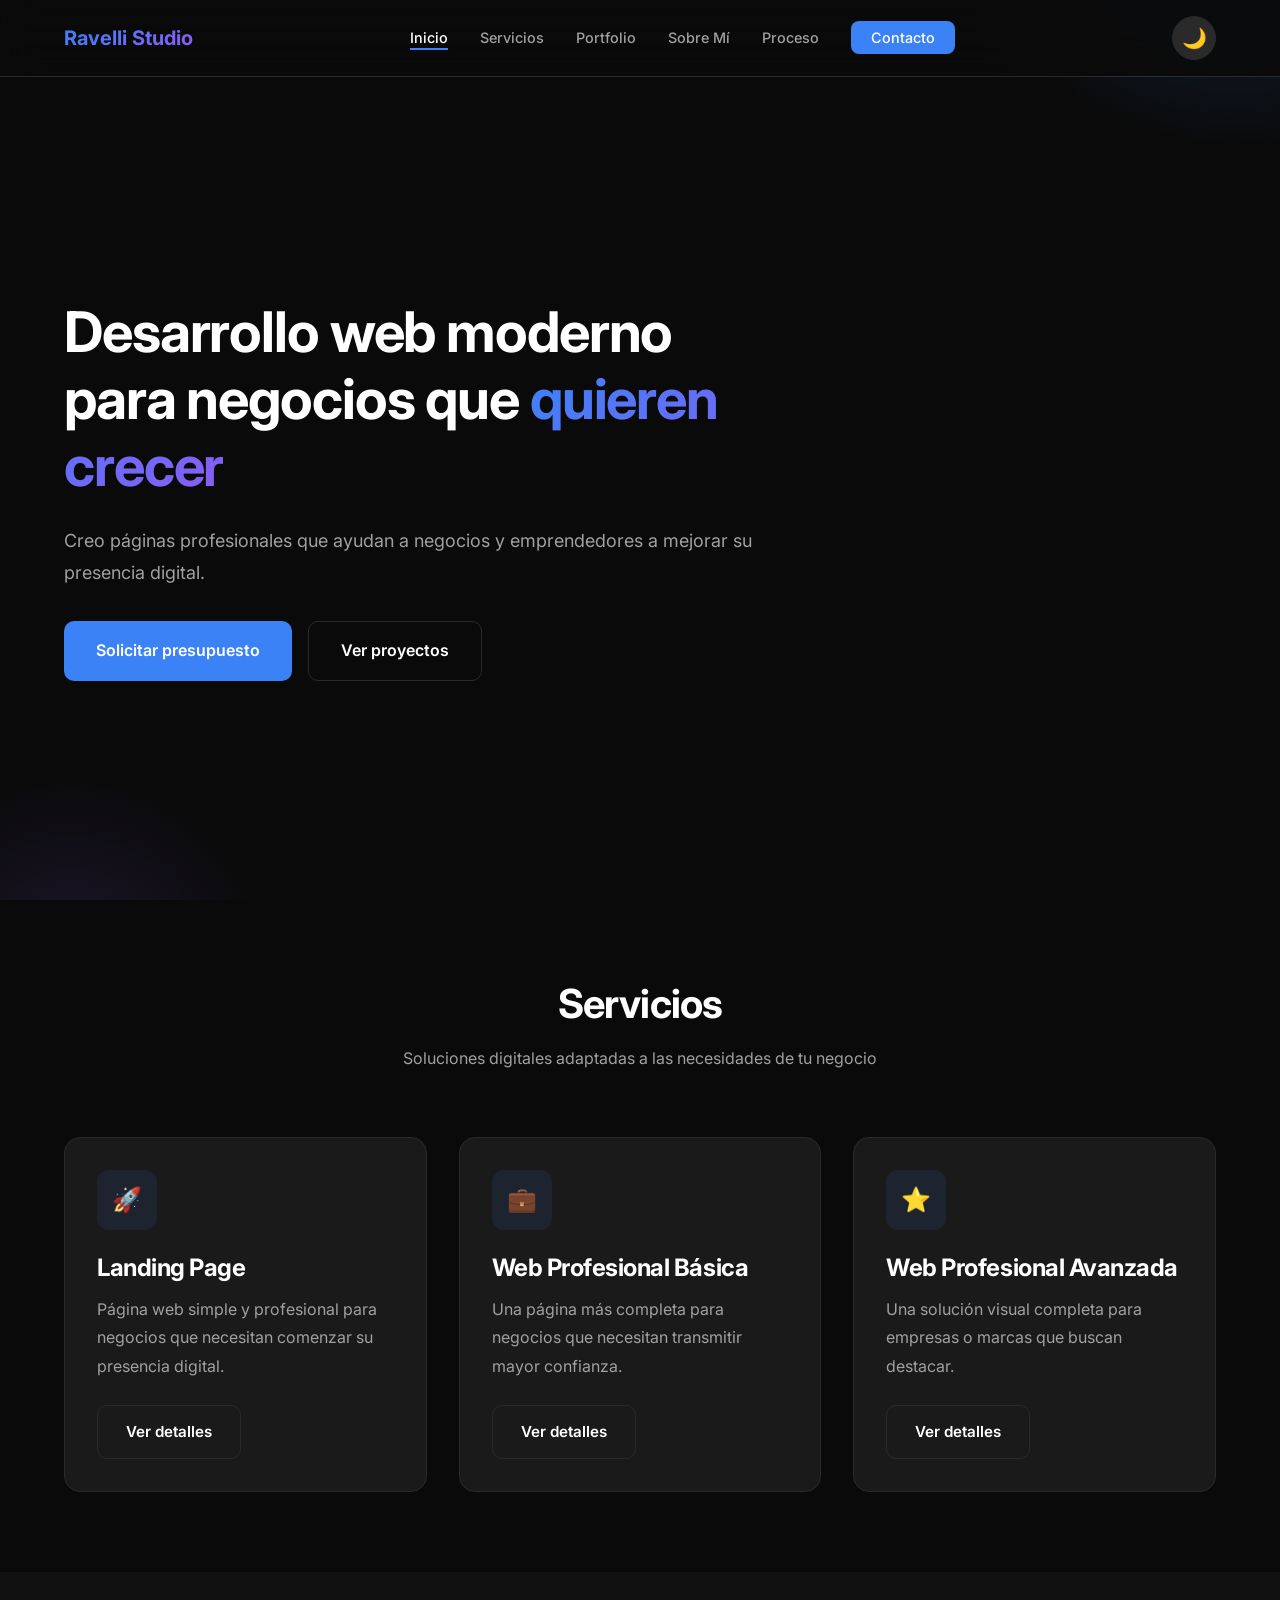
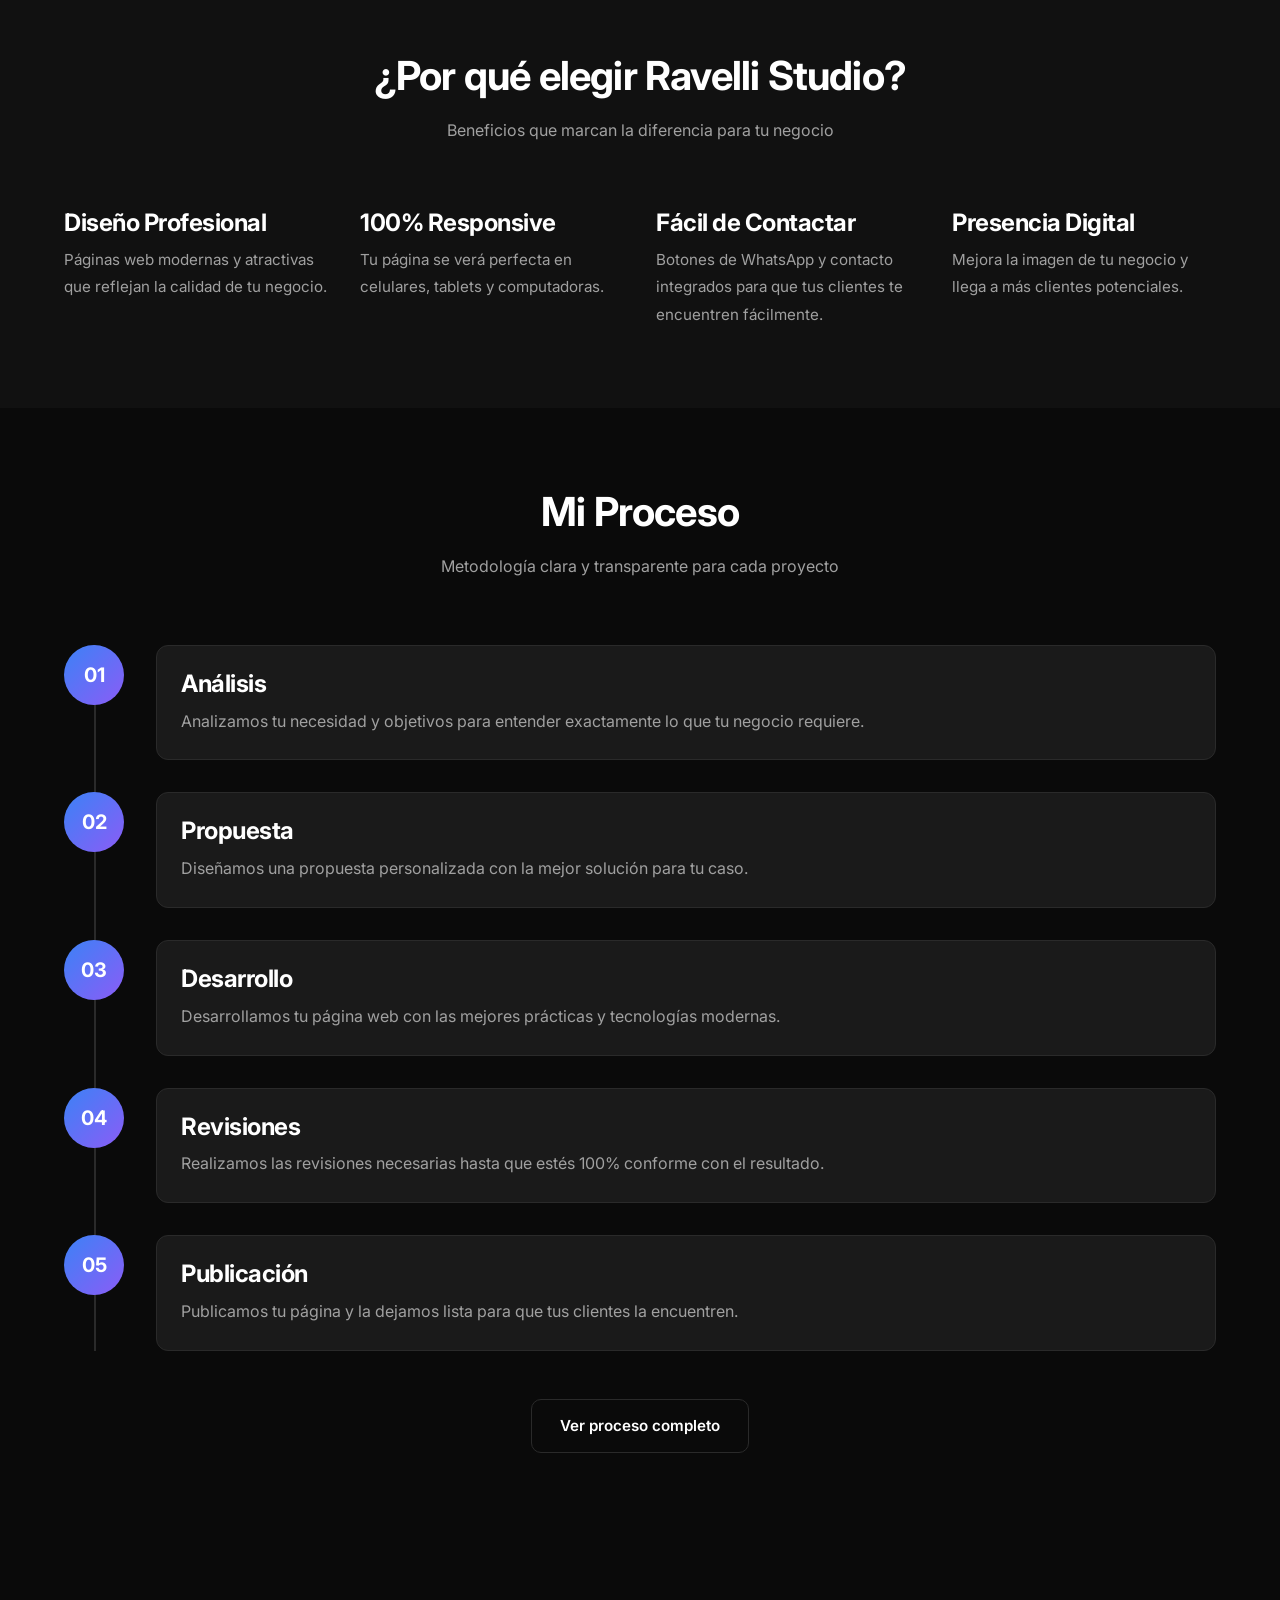
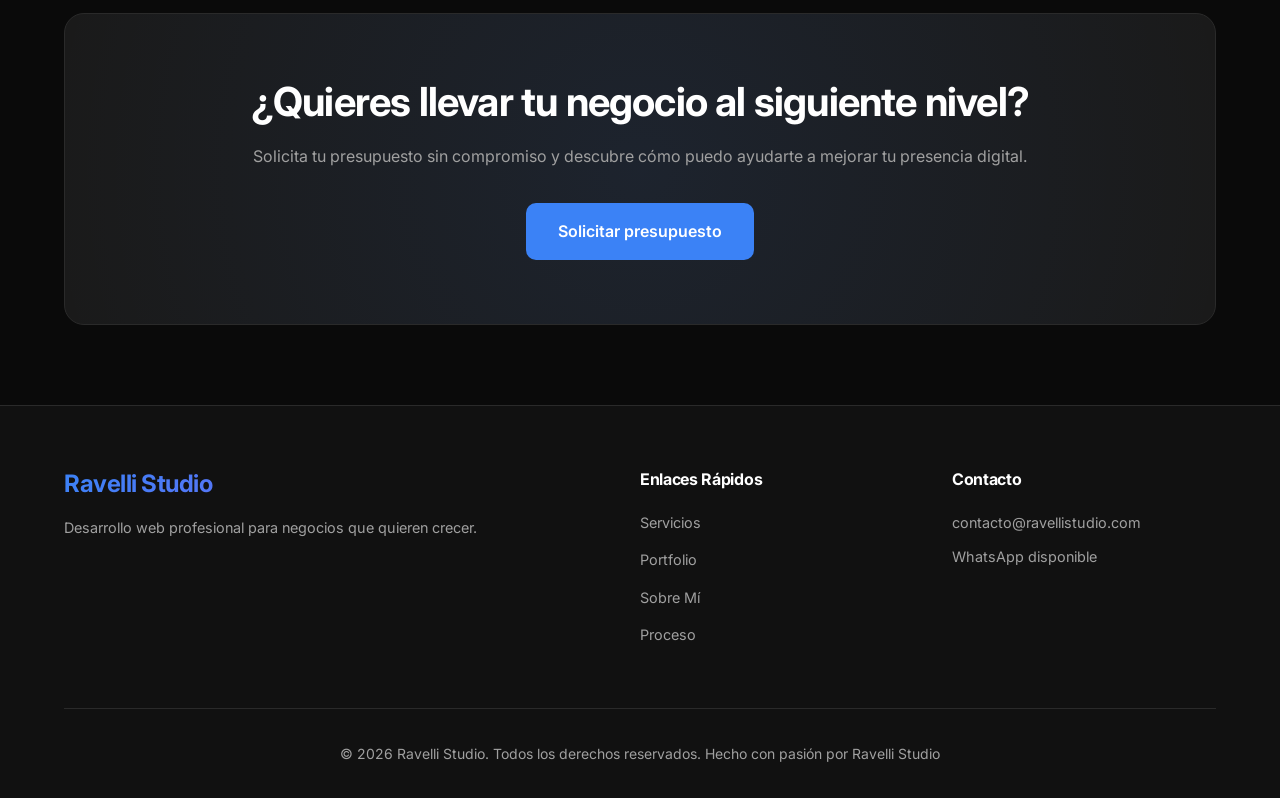
<file: index.html>
<!DOCTYPE html>
<html lang="es">
<head>
  <meta charset="UTF-8">
  <meta name="viewport" content="width=device-width, initial-scale=1.0">
  <meta name="description" content="Ravelli Studio - Desarrollo web profesional para negocios que quieren crecer. Landing pages, páginas web y soluciones digitales.">
  <meta name="keywords" content="desarrollo web, landing page, página web profesional, presencia digital, freelance">
  <meta name="author" content="Ignacio Ravelli">
  <meta name="robots" content="index, follow">
  
  <!-- Open Graph -->
  <meta property="og:title" content="Ravelli Studio - Desarrollo Web y Soluciones Digitales">
  <meta property="og:description" content="Creo páginas profesionales que ayudan a negocios y emprendedores a mejorar su presencia digital.">
  <meta property="og:type" content="website">
  <meta property="og:locale" content="es_ES">
  
  <title>Ravelli Studio - Desarrollo Web y Soluciones Digitales</title>
  
  <!-- Fonts -->
  <link rel="preconnect" href="https://fonts.googleapis.com">
  <link rel="preconnect" href="https://fonts.gstatic.com" crossorigin>
  <link href="https://fonts.googleapis.com/css2?family=Inter:wght@400;500;600;700&display=swap" rel="stylesheet">
  
  <!-- Styles -->
  <link rel="stylesheet" href="css/style.css">
</head>
<body>
  <!-- Navigation -->
  <nav class="navbar">
    <div class="container">
      <a href="index.html" class="navbar-brand">Ravelli Studio</a>
      <button class="menu-toggle" aria-label="Menú">
        <span></span>
        <span></span>
        <span></span>
      </button>
      <ul class="navbar-nav">
        <li><a href="index.html" class="active">Inicio</a></li>
        <li><a href="pages/servicios.html">Servicios</a></li>
        <li><a href="pages/portfolio.html">Portfolio</a></li>
        <li><a href="pages/sobre-mi.html">Sobre Mí</a></li>
        <li><a href="pages/proceso.html">Proceso</a></li>
        <li><a href="pages/contacto.html" class="navbar-cta">Contacto</a></li>
      </ul>
      <button class="theme-toggle" aria-label="Cambiar tema">
        <span class="icon-moon">🌙</span>
        <span class="icon-sun">☀️</span>
      </button>
    </div>
  </nav>

  <!-- Hero Section -->
  <section class="hero">
    <div class="container">
      <div class="hero-content">
        <h1>Desarrollo web moderno para negocios que <span>quieren crecer</span></h1>
        <p>Creo páginas profesionales que ayudan a negocios y emprendedores a mejorar su presencia digital.</p>
        <div class="hero-buttons">
          <a href="pages/contacto.html" class="btn btn-primary btn-large">Solicitar presupuesto</a>
          <a href="pages/portfolio.html" class="btn btn-secondary btn-large">Ver proyectos</a>
        </div>
      </div>
    </div>
  </section>

  <!-- Services Preview -->
  <section class="section">
    <div class="container">
      <div class="section-header reveal">
        <h2>Servicios</h2>
        <p>Soluciones digitales adaptadas a las necesidades de tu negocio</p>
      </div>
      <div style="display: grid; grid-template-columns: repeat(auto-fit, minmax(300px, 1fr)); gap: 2rem;">
        <div class="card reveal">
          <div class="card-icon">🚀</div>
          <h3>Landing Page</h3>
          <p>Página web simple y profesional para negocios que necesitan comenzar su presencia digital.</p>
          <a href="pages/servicios.html" class="btn btn-secondary">Ver detalles</a>
        </div>
        <div class="card reveal">
          <div class="card-icon">💼</div>
          <h3>Web Profesional Básica</h3>
          <p>Una página más completa para negocios que necesitan transmitir mayor confianza.</p>
          <a href="pages/servicios.html" class="btn btn-secondary">Ver detalles</a>
        </div>
        <div class="card reveal">
          <div class="card-icon">⭐</div>
          <h3>Web Profesional Avanzada</h3>
          <p>Una solución visual completa para empresas o marcas que buscan destacar.</p>
          <a href="pages/servicios.html" class="btn btn-secondary">Ver detalles</a>
        </div>
      </div>
    </div>
  </section>

  <!-- Benefits Section -->
  <section class="section" style="background: var(--bg-secondary);">
    <div class="container">
      <div class="section-header reveal">
        <h2>¿Por qué elegir Ravelli Studio?</h2>
        <p>Beneficios que marcan la diferencia para tu negocio</p>
      </div>
      <div style="display: grid; grid-template-columns: repeat(auto-fit, minmax(250px, 1fr)); gap: 2rem;">
        <div class="reveal">
          <h3 style="margin-bottom: 0.5rem;">Diseño Profesional</h3>
          <p style="font-size: 0.95rem;">Páginas web modernas y atractivas que reflejan la calidad de tu negocio.</p>
        </div>
        <div class="reveal">
          <h3 style="margin-bottom: 0.5rem;">100% Responsive</h3>
          <p style="font-size: 0.95rem;">Tu página se verá perfecta en celulares, tablets y computadoras.</p>
        </div>
        <div class="reveal">
          <h3 style="margin-bottom: 0.5rem;">Fácil de Contactar</h3>
          <p style="font-size: 0.95rem;">Botones de WhatsApp y contacto integrados para que tus clientes te encuentren fácilmente.</p>
        </div>
        <div class="reveal">
          <h3 style="margin-bottom: 0.5rem;">Presencia Digital</h3>
          <p style="font-size: 0.95rem;">Mejora la imagen de tu negocio y llega a más clientes potenciales.</p>
        </div>
      </div>
    </div>
  </section>

  <!-- Process Preview -->
  <section class="section">
    <div class="container">
      <div class="section-header reveal">
        <h2>Mi Proceso</h2>
        <p>Metodología clara y transparente para cada proyecto</p>
      </div>
      <div class="process-steps">
        <div class="process-step reveal">
          <div class="step-number">01</div>
          <div class="step-content">
            <h3>Análisis</h3>
            <p>Analizamos tu necesidad y objetivos para entender exactamente lo que tu negocio requiere.</p>
          </div>
        </div>
        <div class="process-step reveal">
          <div class="step-number">02</div>
          <div class="step-content">
            <h3>Propuesta</h3>
            <p>Diseñamos una propuesta personalizada con la mejor solución para tu caso.</p>
          </div>
        </div>
        <div class="process-step reveal">
          <div class="step-number">03</div>
          <div class="step-content">
            <h3>Desarrollo</h3>
            <p>Desarrollamos tu página web con las mejores prácticas y tecnologías modernas.</p>
          </div>
        </div>
        <div class="process-step reveal">
          <div class="step-number">04</div>
          <div class="step-content">
            <h3>Revisiones</h3>
            <p>Realizamos las revisiones necesarias hasta que estés 100% conforme con el resultado.</p>
          </div>
        </div>
        <div class="process-step reveal">
          <div class="step-number">05</div>
          <div class="step-content">
            <h3>Publicación</h3>
            <p>Publicamos tu página y la dejamos lista para que tus clientes la encuentren.</p>
          </div>
        </div>
      </div>
      <div class="text-center" style="margin-top: 3rem;">
        <a href="pages/proceso.html" class="btn btn-secondary">Ver proceso completo</a>
      </div>
    </div>
  </section>

  <!-- CTA Final -->
  <section class="section">
    <div class="container">
      <div class="cta-final reveal">
        <h2>¿Quieres llevar tu negocio al siguiente nivel?</h2>
        <p>Solicita tu presupuesto sin compromiso y descubre cómo puedo ayudarte a mejorar tu presencia digital.</p>
        <a href="pages/contacto.html" class="btn btn-primary btn-large">Solicitar presupuesto</a>
      </div>
    </div>
  </section>

  <!-- Footer -->
  <footer class="footer">
    <div class="container">
      <div class="footer-grid">
        <div class="footer-brand">
          <h3>Ravelli Studio</h3>
          <p>Desarrollo web profesional para negocios que quieren crecer.</p>
        </div>
        <div class="footer-links">
          <h4>Enlaces Rápidos</h4>
          <ul>
            <li><a href="pages/servicios.html">Servicios</a></li>
            <li><a href="pages/portfolio.html">Portfolio</a></li>
            <li><a href="pages/sobre-mi.html">Sobre Mí</a></li>
            <li><a href="pages/proceso.html">Proceso</a></li>
          </ul>
        </div>
        <div class="footer-contact">
          <h4>Contacto</h4>
          <p>contacto@ravellistudio.com</p>
          <p>WhatsApp disponible</p>
        </div>
      </div>
      <div class="footer-bottom">
        <p>&copy; 2026 Ravelli Studio. Todos los derechos reservados. Hecho con pasión por Ravelli Studio</p>
      </div>
    </div>
  </footer>

  <script src="js/main.js"></script>
</body>
</html>
</file>
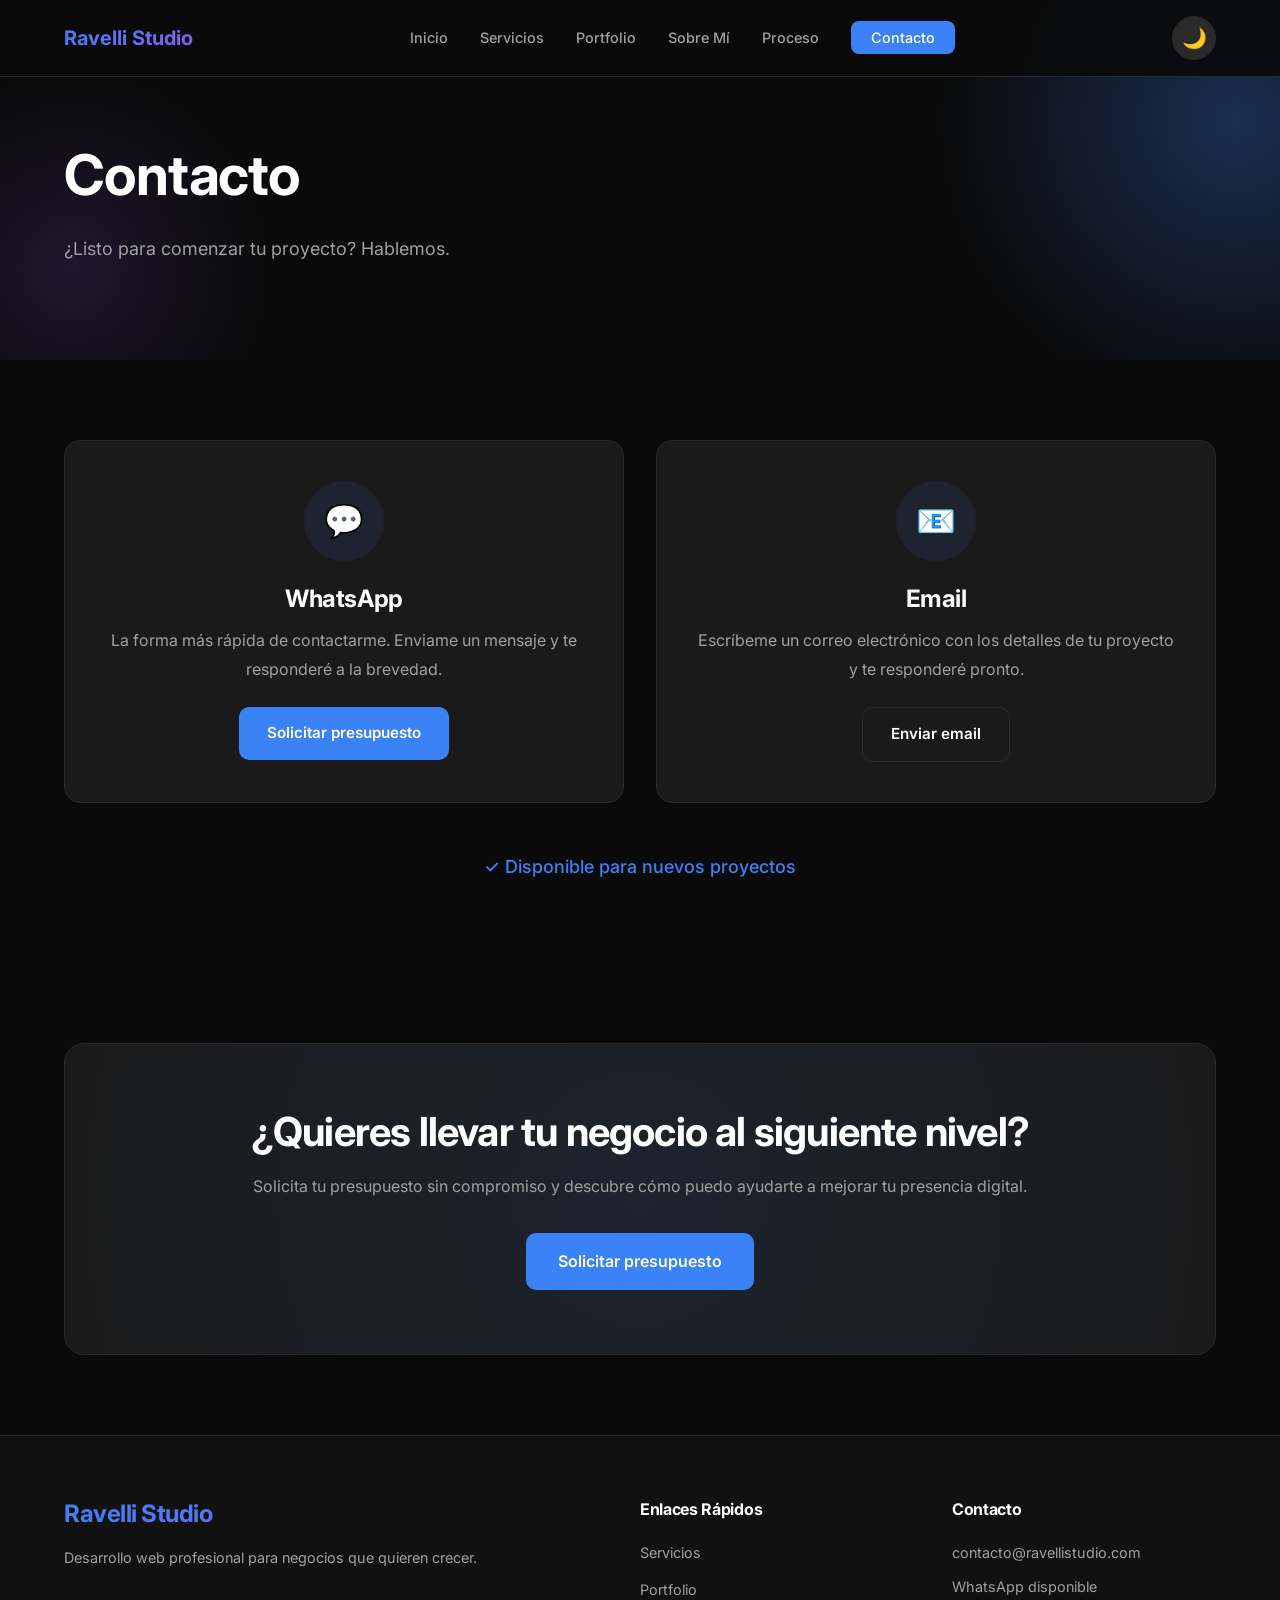
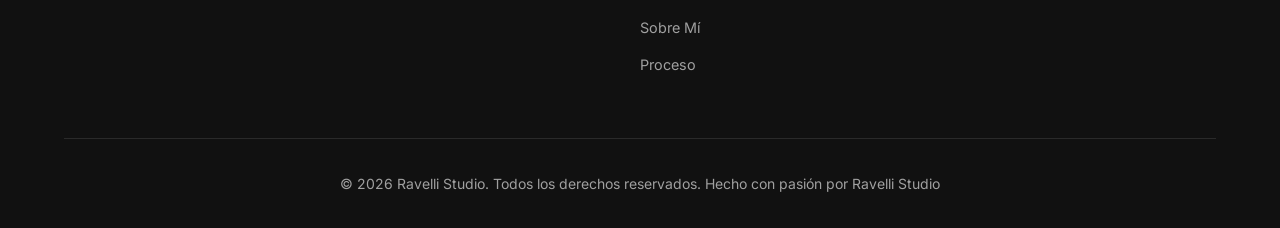
<file: pages/contacto.html>
<!DOCTYPE html>
<html lang="es">
<head>
  <meta charset="UTF-8">
  <meta name="viewport" content="width=device-width, initial-scale=1.0">
  <meta name="description" content="Contacta con Ravelli Studio - Solicita tu presupuesto para desarrollo web profesional.">
  <meta name="keywords" content="contacto, presupuesto desarrollo web, WhatsApp, email">
  <meta name="author" content="Ignacio Ravelli">
  
  <title>Contacto - Ravelli Studio</title>
  
  <link rel="preconnect" href="https://fonts.googleapis.com">
  <link rel="preconnect" href="https://fonts.gstatic.com" crossorigin>
  <link href="https://fonts.googleapis.com/css2?family=Inter:wght@400;500;600;700&display=swap" rel="stylesheet">
  
  <link rel="stylesheet" href="../css/style.css">
</head>
<body>
  <!-- Navigation -->
  <nav class="navbar">
    <div class="container">
      <a href="../index.html" class="navbar-brand">Ravelli Studio</a>
      <button class="menu-toggle" aria-label="Menú">
        <span></span>
        <span></span>
        <span></span>
      </button>
      <ul class="navbar-nav">
        <li><a href="../index.html">Inicio</a></li>
        <li><a href="servicios.html">Servicios</a></li>
        <li><a href="portfolio.html">Portfolio</a></li>
        <li><a href="sobre-mi.html">Sobre Mí</a></li>
        <li><a href="proceso.html">Proceso</a></li>
        <li><a href="contacto.html" class="navbar-cta active">Contacto</a></li>
      </ul>
      <button class="theme-toggle" aria-label="Cambiar tema">
        <span class="icon-moon">🌙</span>
        <span class="icon-sun">☀️</span>
      </button>
    </div>
  </nav>

  <!-- Page Header -->
  <section class="hero" style="min-height: 40vh;">
    <div class="container">
      <div class="hero-content">
        <h1>Contacto</h1>
        <p>¿Listo para comenzar tu proyecto? Hablemos.</p>
      </div>
    </div>
  </section>

  <!-- Contact Section -->
  <section class="section">
    <div class="container">
      <div class="contact-grid">
        <!-- WhatsApp Card -->
        <div class="contact-card reveal">
          <div class="contact-icon">💬</div>
          <h3>WhatsApp</h3>
          <p>La forma más rápida de contactarme. Enviame un mensaje y te responderé a la brevedad.</p>
          <a href="https://wa.me/5492657311791?text=Hola%2C%20quiero%20consultar%20por%20una%20p%C3%A1gina%20web%20para%20mi%20negocio." 
             class="btn btn-primary" 
             target="_blank" 
             rel="noopener">
            Solicitar presupuesto
          </a>
        </div>

        <!-- Email Card -->
        <div class="contact-card reveal">
          <div class="contact-icon">📧</div>
          <h3>Email</h3>
          <p>Escríbeme un correo electrónico con los detalles de tu proyecto y te responderé pronto.</p>
          <a href="mailto:contacto@ravellistudio.com" class="btn btn-secondary">
            Enviar email
          </a>
        </div>
      </div>

      <!-- Availability Notice -->
      <div class="text-center reveal" style="margin-top: 3rem;">
        <p style="color: var(--accent); font-size: 1.125rem; font-weight: 500;">
          ✓ Disponible para nuevos proyectos
        </p>
      </div>
    </div>
  </section>

  <!-- CTA Final -->
  <section class="section">
    <div class="container">
      <div class="cta-final reveal">
        <h2>¿Quieres llevar tu negocio al siguiente nivel?</h2>
        <p>Solicita tu presupuesto sin compromiso y descubre cómo puedo ayudarte a mejorar tu presencia digital.</p>
        <a href="https://wa.me/5492657311791?text=Hola%2C%20quiero%20consultar%20por%20una%20p%C3%A1gina%20web%20para%20mi%20negocio." 
           class="btn btn-primary btn-large"
           target="_blank"
           rel="noopener">
          Solicitar presupuesto
        </a>
      </div>
    </div>
  </section>

  <!-- Footer -->
  <footer class="footer">
    <div class="container">
      <div class="footer-grid">
        <div class="footer-brand">
          <h3>Ravelli Studio</h3>
          <p>Desarrollo web profesional para negocios que quieren crecer.</p>
        </div>
        <div class="footer-links">
          <h4>Enlaces Rápidos</h4>
          <ul>
            <li><a href="servicios.html">Servicios</a></li>
            <li><a href="portfolio.html">Portfolio</a></li>
            <li><a href="sobre-mi.html">Sobre Mí</a></li>
            <li><a href="proceso.html">Proceso</a></li>
          </ul>
        </div>
        <div class="footer-contact">
          <h4>Contacto</h4>
          <p>contacto@ravellistudio.com</p>
          <p>WhatsApp disponible</p>
        </div>
      </div>
      <div class="footer-bottom">
        <p>&copy; 2026 Ravelli Studio. Todos los derechos reservados. Hecho con pasión por Ravelli Studio</p>
      </div>
    </div>
  </footer>

  <script src="../js/main.js"></script>
</body>
</html>
</file>
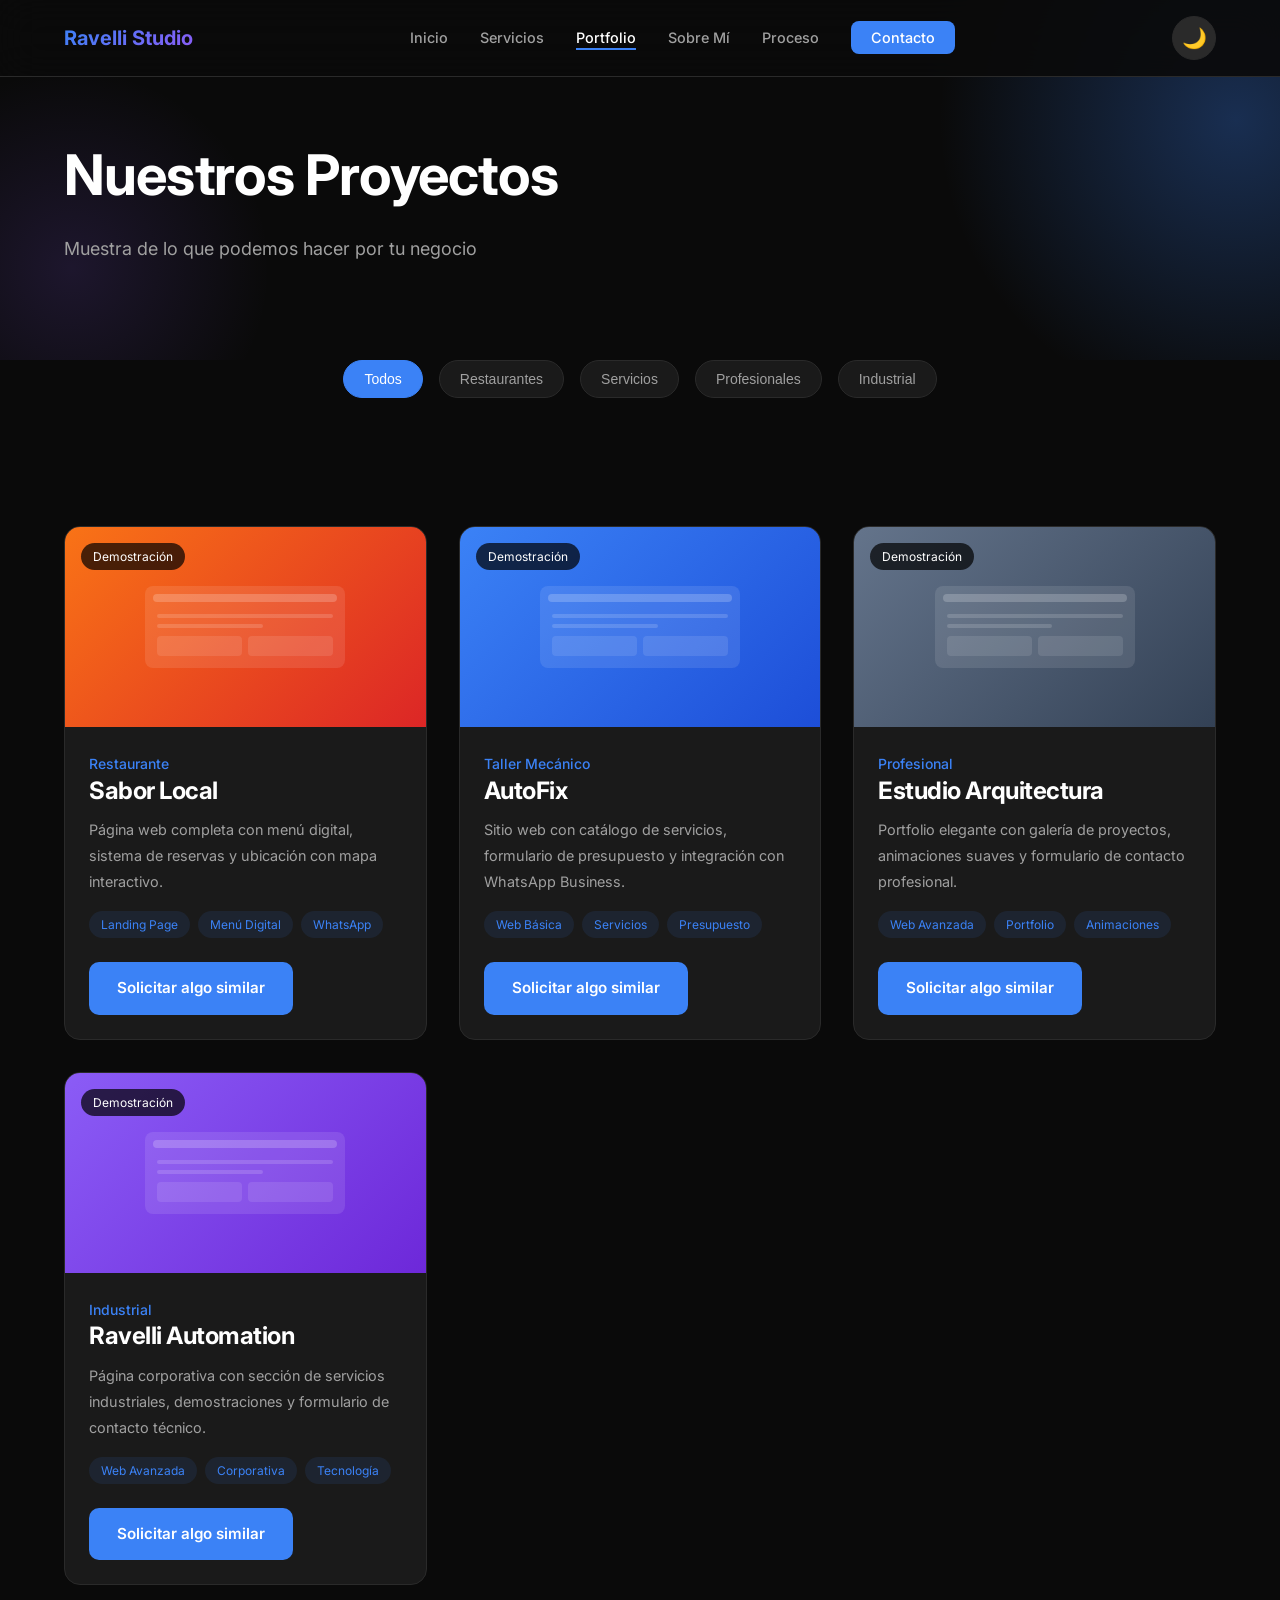
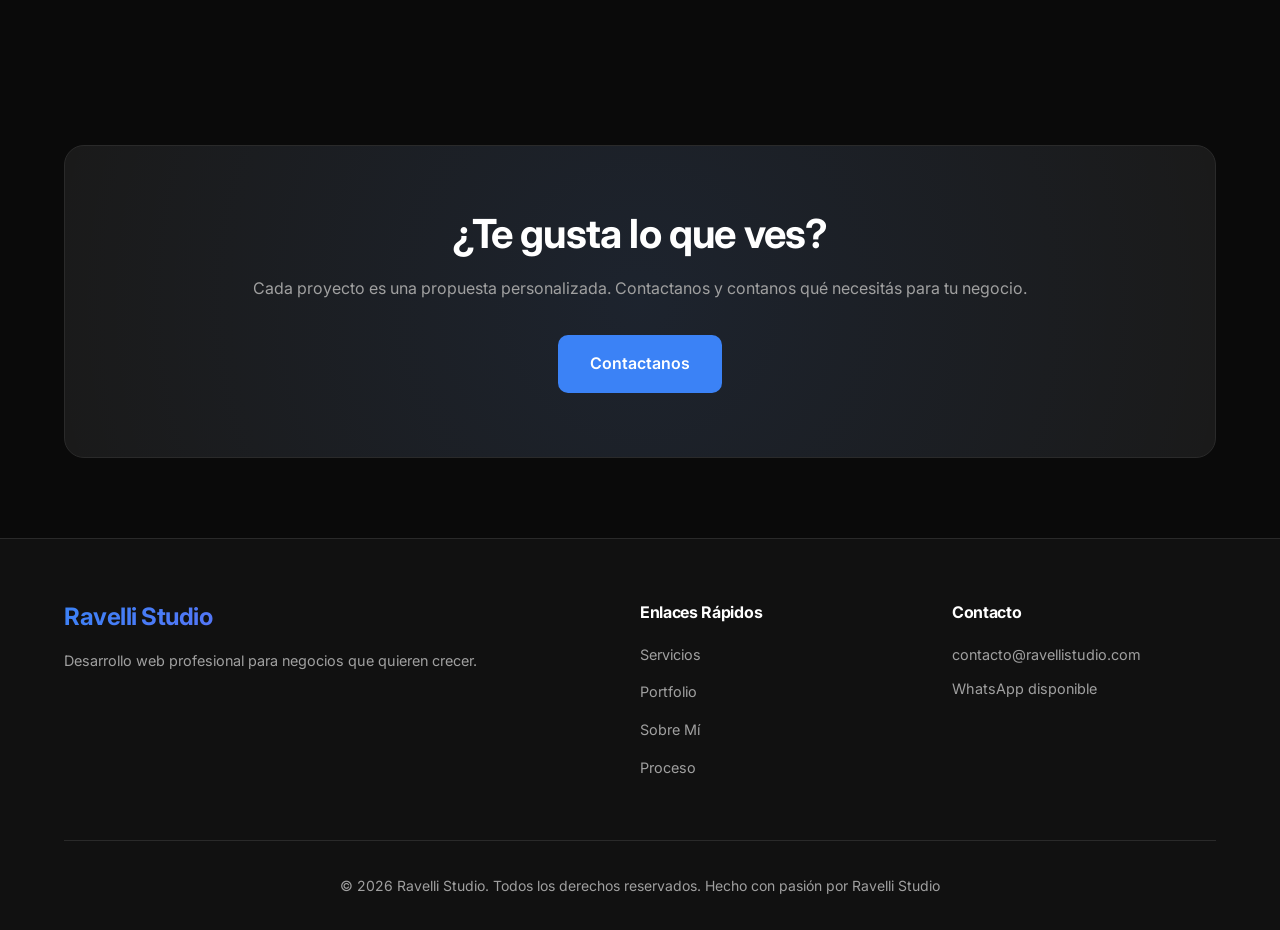
<file: pages/portfolio.html>
<!DOCTYPE html>
<html lang="es">
<head>
  <meta charset="UTF-8">
  <meta name="viewport" content="width=device-width, initial-scale=1.0">
  <meta name="description" content="Muestra de proyectos y prototipos de Ravelli Studio - Soluciones digitales para negocios.">
  <meta name="keywords" content="portfolio, proyectos web, landing pages, diseño web, prototipos">
  <meta name="author" content="Ignacio Ravelli">
  
  <title>Portfolio - Ravelli Studio</title>
  
  <link rel="preconnect" href="https://fonts.googleapis.com">
  <link rel="preconnect" href="https://fonts.gstatic.com" crossorigin>
  <link href="https://fonts.googleapis.com/css2?family=Inter:wght@400;500;600;700&display=swap" rel="stylesheet">
  
  <link rel="stylesheet" href="../css/style.css">
</head>
<body>
  <!-- Navigation -->
  <nav class="navbar">
    <div class="container">
      <a href="../index.html" class="navbar-brand">Ravelli Studio</a>
      <button class="menu-toggle" aria-label="Menú">
        <span></span>
        <span></span>
        <span></span>
      </button>
      <ul class="navbar-nav">
        <li><a href="../index.html">Inicio</a></li>
        <li><a href="servicios.html">Servicios</a></li>
        <li><a href="portfolio.html" class="active">Portfolio</a></li>
        <li><a href="sobre-mi.html">Sobre Mí</a></li>
        <li><a href="proceso.html">Proceso</a></li>
        <li><a href="contacto.html" class="navbar-cta">Contacto</a></li>
      </ul>
      <button class="theme-toggle" aria-label="Cambiar tema">
        <span class="icon-moon">🌙</span>
        <span class="icon-sun">☀️</span>
      </button>
    </div>
  </nav>

  <!-- Page Header -->
  <section class="hero" style="min-height: 40vh;">
    <div class="container">
      <div class="hero-content">
        <h1>Nuestros Proyectos</h1>
        <p>Muestra de lo que podemos hacer por tu negocio</p>
      </div>
    </div>
  </section>

  <!-- Filter Buttons -->
  <section class="section" style="padding-top: 0;">
    <div class="container">
      <div class="portfolio-filters reveal">
        <button class="filter-btn active" data-filter="all">Todos</button>
        <button class="filter-btn" data-filter="restaurante">Restaurantes</button>
        <button class="filter-btn" data-filter="servicios">Servicios</button>
        <button class="filter-btn" data-filter="profesional">Profesionales</button>
        <button class="filter-btn" data-filter="industrial">Industrial</button>
      </div>
    </div>
  </section>

  <!-- Portfolio Section -->
  <section class="section" style="padding-top: 0;">
    <div class="container">
      <div class="portfolio-grid">
        <!-- Project 1: Sabor Local -->
        <div class="portfolio-card reveal" data-category="restaurante">
          <div class="portfolio-image" style="background: linear-gradient(135deg, #f97316, #dc2626);">
            <span class="demo-badge">Demostración</span>
            <div class="portfolio-mockup">
              <div class="mockup-header"></div>
              <div class="mockup-content">
                <div class="mockup-line"></div>
                <div class="mockup-line short"></div>
                <div class="mockup-grid">
                  <div class="mockup-box"></div>
                  <div class="mockup-box"></div>
                </div>
              </div>
            </div>
          </div>
          <div class="portfolio-content">
            <span class="portfolio-type">Restaurante</span>
            <h3>Sabor Local</h3>
            <p>Página web completa con menú digital, sistema de reservas y ubicación con mapa interactivo.</p>

            <div class="portfolio-tags">
              <span class="portfolio-tag">Landing Page</span>
              <span class="portfolio-tag">Menú Digital</span>
              <span class="portfolio-tag">WhatsApp</span>
            </div>
            <div class="portfolio-actions">
              <a href="contacto.html" class="btn btn-primary" data-whatsapp-message="Hola, me gustaría algo similar al proyecto Sabor Local para mi restaurante.">Solicitar algo similar</a>
            </div>
          </div>
        </div>

        <!-- Project 2: AutoFix -->
        <div class="portfolio-card reveal" data-category="servicios">
          <div class="portfolio-image" style="background: linear-gradient(135deg, #3b82f6, #1d4ed8);">
            <span class="demo-badge">Demostración</span>
            <div class="portfolio-mockup">
              <div class="mockup-header"></div>
              <div class="mockup-content">
                <div class="mockup-line"></div>
                <div class="mockup-line short"></div>
                <div class="mockup-grid">
                  <div class="mockup-box"></div>
                  <div class="mockup-box"></div>
                </div>
              </div>
            </div>
          </div>
          <div class="portfolio-content">
            <span class="portfolio-type">Taller Mecánico</span>
            <h3>AutoFix</h3>
            <p>Sitio web con catálogo de servicios, formulario de presupuesto y integración con WhatsApp Business.</p>

            <div class="portfolio-tags">
              <span class="portfolio-tag">Web Básica</span>
              <span class="portfolio-tag">Servicios</span>
              <span class="portfolio-tag">Presupuesto</span>
            </div>
            <div class="portfolio-actions">
              <a href="contacto.html" class="btn btn-primary" data-whatsapp-message="Hola, me gustaría algo similar al proyecto AutoFix para mi taller.">Solicitar algo similar</a>
            </div>
          </div>
        </div>

        <!-- Project 3: Estudio Arquitectura -->
        <div class="portfolio-card reveal" data-category="profesional">
          <div class="portfolio-image" style="background: linear-gradient(135deg, #64748b, #334155);">
            <span class="demo-badge">Demostración</span>
            <div class="portfolio-mockup">
              <div class="mockup-header"></div>
              <div class="mockup-content">
                <div class="mockup-line"></div>
                <div class="mockup-line short"></div>
                <div class="mockup-grid">
                  <div class="mockup-box"></div>
                  <div class="mockup-box"></div>
                </div>
              </div>
            </div>
          </div>
          <div class="portfolio-content">
            <span class="portfolio-type">Profesional</span>
            <h3>Estudio Arquitectura</h3>
            <p>Portfolio elegante con galería de proyectos, animaciones suaves y formulario de contacto profesional.</p>

            <div class="portfolio-tags">
              <span class="portfolio-tag">Web Avanzada</span>
              <span class="portfolio-tag">Portfolio</span>
              <span class="portfolio-tag">Animaciones</span>
            </div>
            <div class="portfolio-actions">
              <a href="contacto.html" class="btn btn-primary" data-whatsapp-message="Hola, me gustaría algo similar al proyecto Estudio Arquitectura para mi negocio.">Solicitar algo similar</a>
            </div>
          </div>
        </div>

        <!-- Project 4: Ravelli Automation Demo -->
        <div class="portfolio-card reveal" data-category="industrial">
          <div class="portfolio-image" style="background: linear-gradient(135deg, #8b5cf6, #6d28d9);">
            <span class="demo-badge">Demostración</span>
            <div class="portfolio-mockup">
              <div class="mockup-header"></div>
              <div class="mockup-content">
                <div class="mockup-line"></div>
                <div class="mockup-line short"></div>
                <div class="mockup-grid">
                  <div class="mockup-box"></div>
                  <div class="mockup-box"></div>
                </div>
              </div>
            </div>
          </div>
          <div class="portfolio-content">
            <span class="portfolio-type">Industrial</span>
            <h3>Ravelli Automation</h3>
            <p>Página corporativa con sección de servicios industriales, demostraciones y formulario de contacto técnico.</p>

            <div class="portfolio-tags">
              <span class="portfolio-tag">Web Avanzada</span>
              <span class="portfolio-tag">Corporativa</span>
              <span class="portfolio-tag">Tecnología</span>
            </div>
            <div class="portfolio-actions">
              <a href="contacto.html" class="btn btn-primary" data-whatsapp-message="Hola, me gustaría algo similar al proyecto Ravelli Automation.">Solicitar algo similar</a>
            </div>
          </div>
        </div>
      </div>
    </div>
  </section>

  <!-- CTA Final -->
  <section class="section">
    <div class="container">
      <div class="cta-final reveal">
        <h2>¿Te gusta lo que ves?</h2>
        <p>Cada proyecto es una propuesta personalizada. Contactanos y contanos qué necesitás para tu negocio.</p>
        <a href="contacto.html" class="btn btn-primary btn-large">Contactanos</a>
      </div>
    </div>
  </section>

  <!-- Footer -->
  <footer class="footer">
    <div class="container">
      <div class="footer-grid">
        <div class="footer-brand">
          <h3>Ravelli Studio</h3>
          <p>Desarrollo web profesional para negocios que quieren crecer.</p>
        </div>
        <div class="footer-links">
          <h4>Enlaces Rápidos</h4>
          <ul>
            <li><a href="servicios.html">Servicios</a></li>
            <li><a href="portfolio.html">Portfolio</a></li>
            <li><a href="sobre-mi.html">Sobre Mí</a></li>
            <li><a href="proceso.html">Proceso</a></li>
          </ul>
        </div>
        <div class="footer-contact">
          <h4>Contacto</h4>
          <p>contacto@ravellistudio.com</p>
          <p>WhatsApp disponible</p>
        </div>
      </div>
      <div class="footer-bottom">
        <p>&copy; 2026 Ravelli Studio. Todos los derechos reservados. Hecho con pasión por Ravelli Studio</p>
      </div>
    </div>
  </footer>

  <script src="../js/main.js"></script>
</body>
</html>
</file>
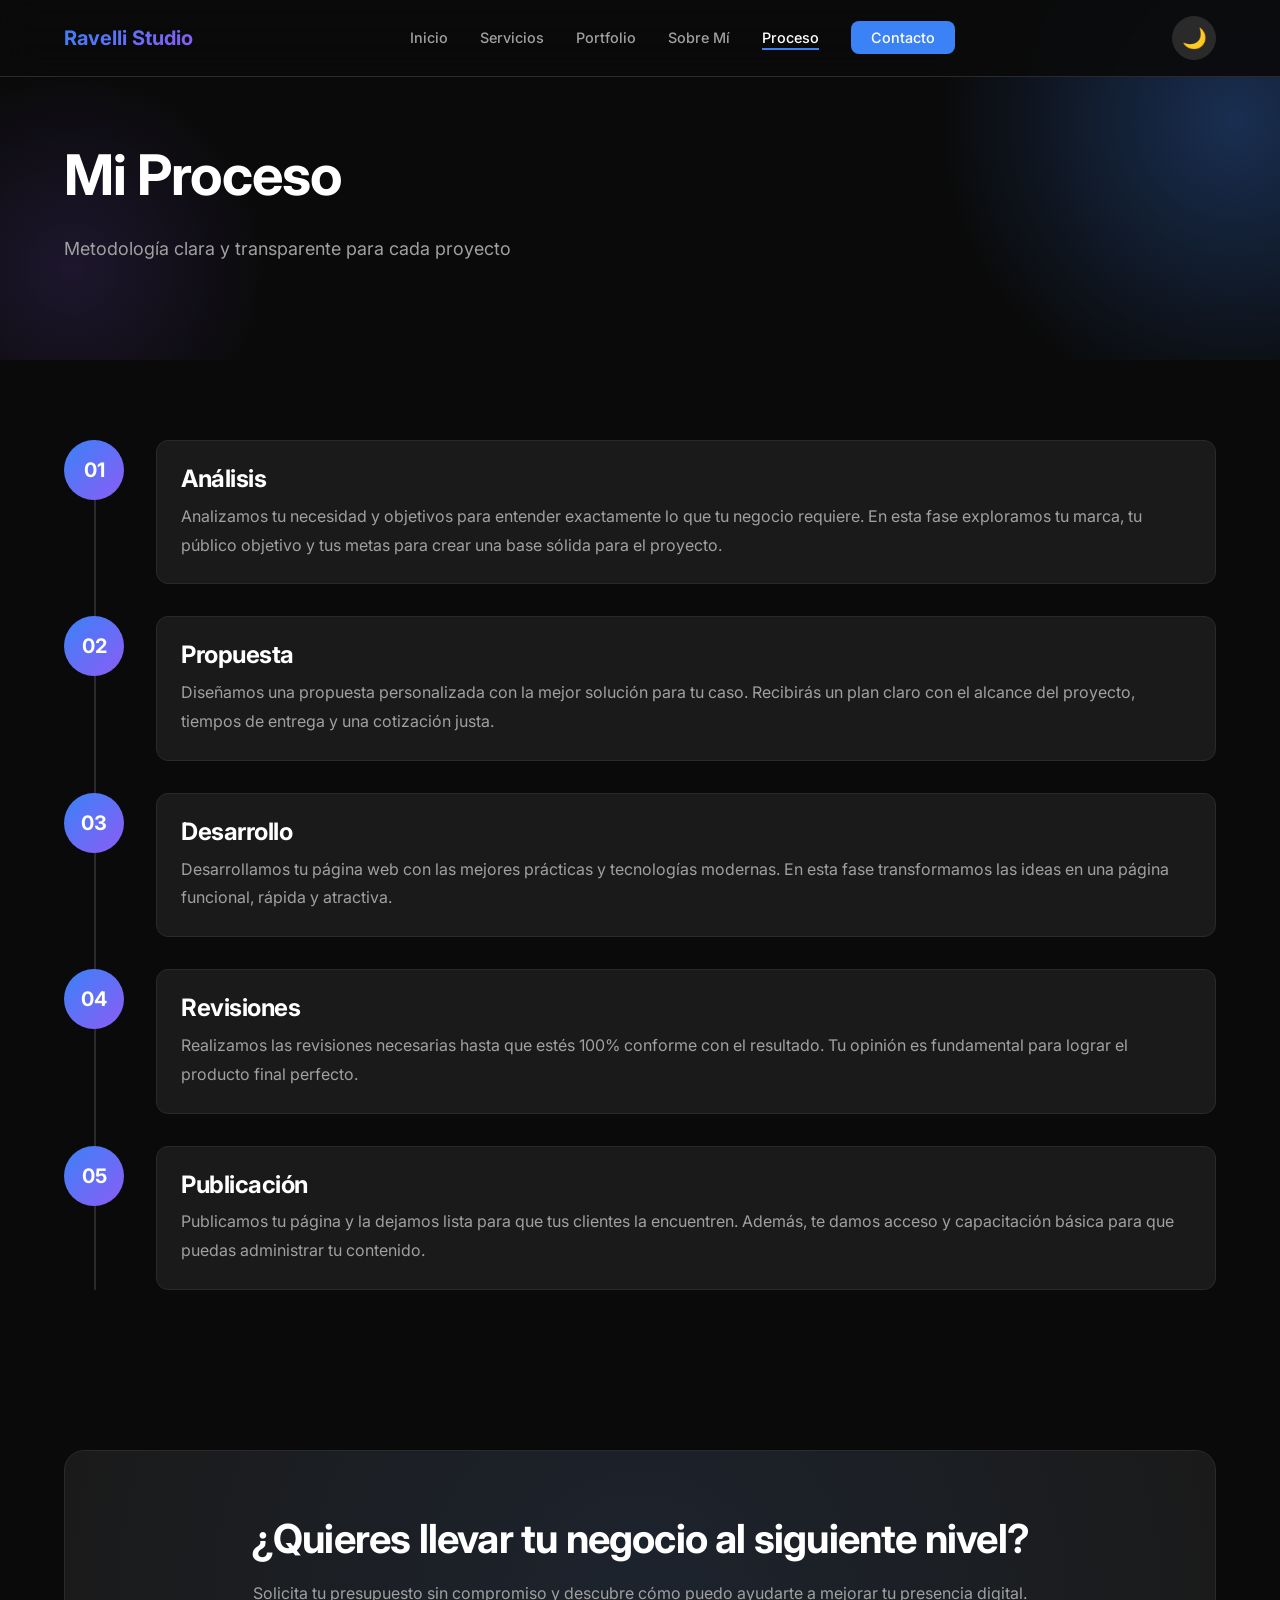
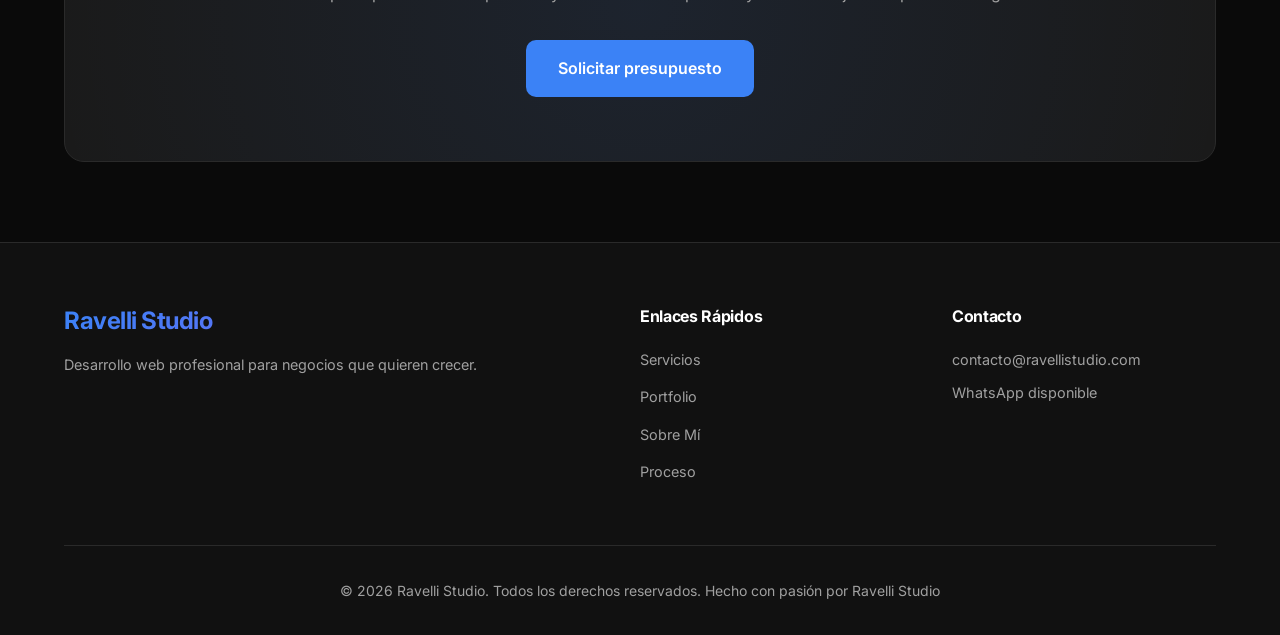
<file: pages/proceso.html>
<!DOCTYPE html>
<html lang="es">
<head>
  <meta charset="UTF-8">
  <meta name="viewport" content="width=device-width, initial-scale=1.0">
  <meta name="description" content="Conoce mi proceso de trabajo - Metodología clara y transparente para cada proyecto web.">
  <meta name="keywords" content="proceso de trabajo, metodología desarrollo web, cómo trabajo">
  <meta name="author" content="Ignacio Ravelli">
  
  <title>Proceso - Ravelli Studio</title>
  
  <link rel="preconnect" href="https://fonts.googleapis.com">
  <link rel="preconnect" href="https://fonts.gstatic.com" crossorigin>
  <link href="https://fonts.googleapis.com/css2?family=Inter:wght@400;500;600;700&display=swap" rel="stylesheet">
  
  <link rel="stylesheet" href="../css/style.css">
</head>
<body>
  <!-- Navigation -->
  <nav class="navbar">
    <div class="container">
      <a href="../index.html" class="navbar-brand">Ravelli Studio</a>
      <button class="menu-toggle" aria-label="Menú">
        <span></span>
        <span></span>
        <span></span>
      </button>
      <ul class="navbar-nav">
        <li><a href="../index.html">Inicio</a></li>
        <li><a href="servicios.html">Servicios</a></li>
        <li><a href="portfolio.html">Portfolio</a></li>
        <li><a href="sobre-mi.html">Sobre Mí</a></li>
        <li><a href="proceso.html" class="active">Proceso</a></li>
        <li><a href="contacto.html" class="navbar-cta">Contacto</a></li>
      </ul>
      <button class="theme-toggle" aria-label="Cambiar tema">
        <span class="icon-moon">🌙</span>
        <span class="icon-sun">☀️</span>
      </button>
    </div>
  </nav>

  <!-- Page Header -->
  <section class="hero" style="min-height: 40vh;">
    <div class="container">
      <div class="hero-content">
        <h1>Mi Proceso</h1>
        <p>Metodología clara y transparente para cada proyecto</p>
      </div>
    </div>
  </section>

  <!-- Process Section -->
  <section class="section">
    <div class="container">
      <div class="process-steps">
        <!-- Step 1 -->
        <div class="process-step reveal">
          <div class="step-number">01</div>
          <div class="step-content">
            <h3>Análisis</h3>
            <p>Analizamos tu necesidad y objetivos para entender exactamente lo que tu negocio requiere. En esta fase exploramos tu marca, tu público objetivo y tus metas para crear una base sólida para el proyecto.</p>
          </div>
        </div>

        <!-- Step 2 -->
        <div class="process-step reveal">
          <div class="step-number">02</div>
          <div class="step-content">
            <h3>Propuesta</h3>
            <p>Diseñamos una propuesta personalizada con la mejor solución para tu caso. Recibirás un plan claro con el alcance del proyecto, tiempos de entrega y una cotización justa.</p>
          </div>
        </div>

        <!-- Step 3 -->
        <div class="process-step reveal">
          <div class="step-number">03</div>
          <div class="step-content">
            <h3>Desarrollo</h3>
            <p>Desarrollamos tu página web con las mejores prácticas y tecnologías modernas. En esta fase transformamos las ideas en una página funcional, rápida y atractiva.</p>
          </div>
        </div>

        <!-- Step 4 -->
        <div class="process-step reveal">
          <div class="step-number">04</div>
          <div class="step-content">
            <h3>Revisiones</h3>
            <p>Realizamos las revisiones necesarias hasta que estés 100% conforme con el resultado. Tu opinión es fundamental para lograr el producto final perfecto.</p>
          </div>
        </div>

        <!-- Step 5 -->
        <div class="process-step reveal">
          <div class="step-number">05</div>
          <div class="step-content">
            <h3>Publicación</h3>
            <p>Publicamos tu página y la dejamos lista para que tus clientes la encuentren. Además, te damos acceso y capacitación básica para que puedas administrar tu contenido.</p>
          </div>
        </div>
      </div>
    </div>
  </section>

  <!-- CTA Final -->
  <section class="section">
    <div class="container">
      <div class="cta-final reveal">
        <h2>¿Quieres llevar tu negocio al siguiente nivel?</h2>
        <p>Solicita tu presupuesto sin compromiso y descubre cómo puedo ayudarte a mejorar tu presencia digital.</p>
        <a href="contacto.html" class="btn btn-primary btn-large">Solicitar presupuesto</a>
      </div>
    </div>
  </section>

  <!-- Footer -->
  <footer class="footer">
    <div class="container">
      <div class="footer-grid">
        <div class="footer-brand">
          <h3>Ravelli Studio</h3>
          <p>Desarrollo web profesional para negocios que quieren crecer.</p>
        </div>
        <div class="footer-links">
          <h4>Enlaces Rápidos</h4>
          <ul>
            <li><a href="servicios.html">Servicios</a></li>
            <li><a href="portfolio.html">Portfolio</a></li>
            <li><a href="sobre-mi.html">Sobre Mí</a></li>
            <li><a href="proceso.html">Proceso</a></li>
          </ul>
        </div>
        <div class="footer-contact">
          <h4>Contacto</h4>
          <p>contacto@ravellistudio.com</p>
          <p>WhatsApp disponible</p>
        </div>
      </div>
      <div class="footer-bottom">
        <p>&copy; 2026 Ravelli Studio. Todos los derechos reservados. Hecho con pasión por Ravelli Studio</p>
      </div>
    </div>
  </footer>

  <script src="../js/main.js"></script>
</body>
</html>
</file>
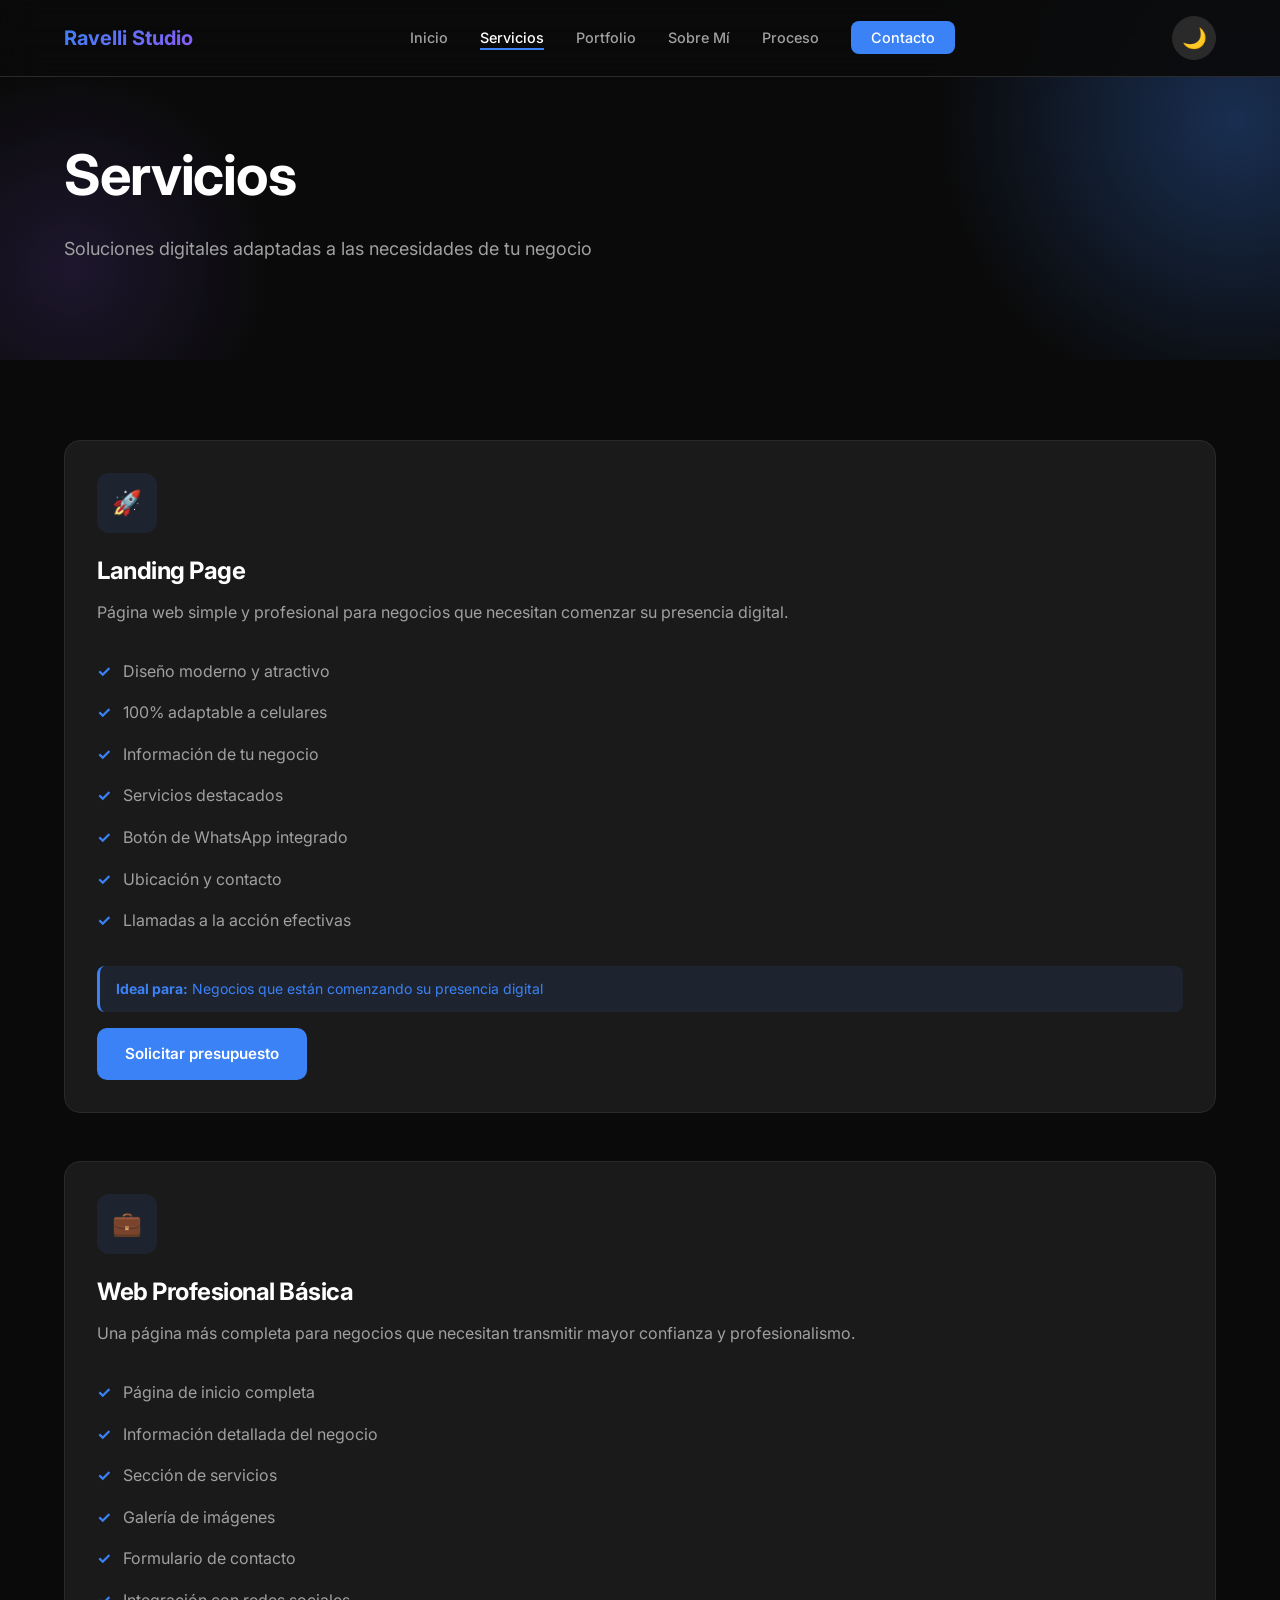
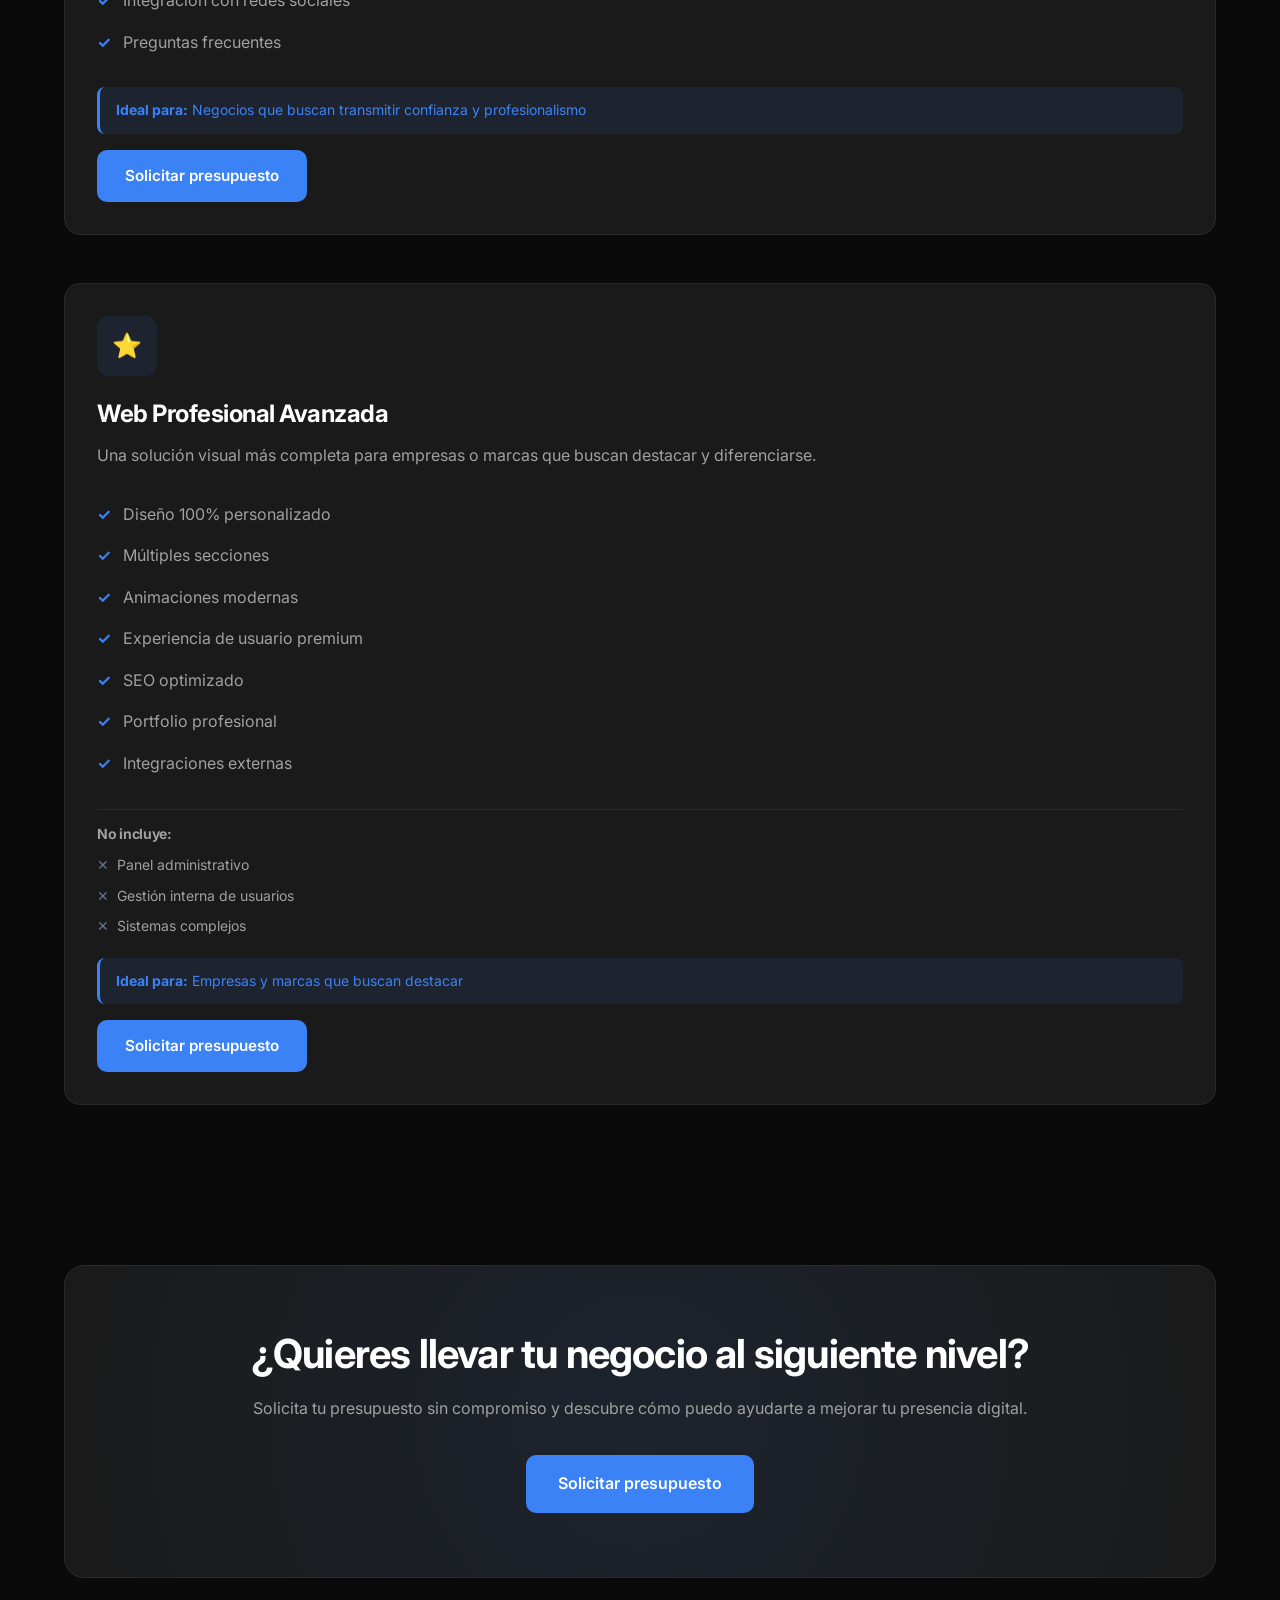
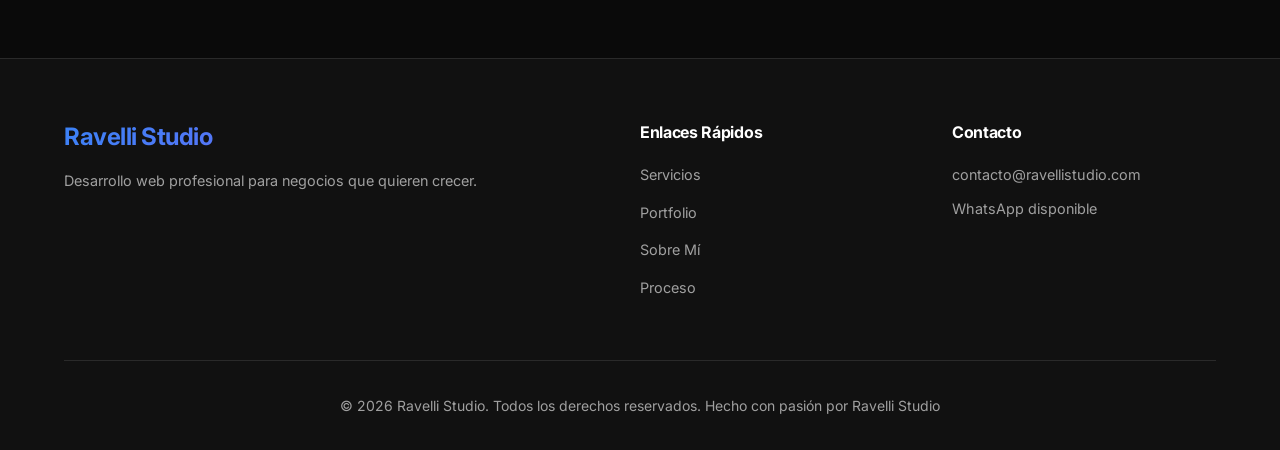
<file: pages/servicios.html>
<!DOCTYPE html>
<html lang="es">
<head>
  <meta charset="UTF-8">
  <meta name="viewport" content="width=device-width, initial-scale=1.0">
  <meta name="description" content="Servicios de desarrollo web profesional - Landing pages, páginas web básicas y avanzadas.">
  <meta name="keywords" content="servicios desarrollo web, landing page, página web profesional">
  <meta name="author" content="Ignacio Ravelli">
  
  <title>Servicios - Ravelli Studio</title>
  
  <link rel="preconnect" href="https://fonts.googleapis.com">
  <link rel="preconnect" href="https://fonts.gstatic.com" crossorigin>
  <link href="https://fonts.googleapis.com/css2?family=Inter:wght@400;500;600;700&display=swap" rel="stylesheet">
  
  <link rel="stylesheet" href="../css/style.css">
</head>
<body>
  <!-- Navigation -->
  <nav class="navbar">
    <div class="container">
      <a href="../index.html" class="navbar-brand">Ravelli Studio</a>
      <button class="menu-toggle" aria-label="Menú">
        <span></span>
        <span></span>
        <span></span>
      </button>
      <ul class="navbar-nav">
        <li><a href="../index.html">Inicio</a></li>
        <li><a href="servicios.html" class="active">Servicios</a></li>
        <li><a href="portfolio.html">Portfolio</a></li>
        <li><a href="sobre-mi.html">Sobre Mí</a></li>
        <li><a href="proceso.html">Proceso</a></li>
        <li><a href="contacto.html" class="navbar-cta">Contacto</a></li>
      </ul>
      <button class="theme-toggle" aria-label="Cambiar tema">
        <span class="icon-moon">🌙</span>
        <span class="icon-sun">☀️</span>
      </button>
    </div>
  </nav>

  <!-- Page Header -->
  <section class="hero" style="min-height: 40vh;">
    <div class="container">
      <div class="hero-content">
        <h1>Servicios</h1>
        <p>Soluciones digitales adaptadas a las necesidades de tu negocio</p>
      </div>
    </div>
  </section>

  <!-- Services Section -->
  <section class="section">
    <div class="container">
      <!-- Landing Page -->
      <div class="card reveal" style="margin-bottom: 3rem;">
        <div class="card-icon">🚀</div>
        <h3>Landing Page</h3>
        <p>Página web simple y profesional para negocios que necesitan comenzar su presencia digital.</p>
        
        <ul class="service-features">
          <li>Diseño moderno y atractivo</li>
          <li>100% adaptable a celulares</li>
          <li>Información de tu negocio</li>
          <li>Servicios destacados</li>
          <li>Botón de WhatsApp integrado</li>
          <li>Ubicación y contacto</li>
          <li>Llamadas a la acción efectivas</li>
        </ul>
        
        <div class="service-target">
          <strong>Ideal para:</strong> Negocios que están comenzando su presencia digital
        </div>
        
        <a href="contacto.html" class="btn btn-primary" data-whatsapp-message="Hola, quiero consultar por una Landing Page para mi negocio.">Solicitar presupuesto</a>
      </div>

      <!-- Web Profesional Básica -->
      <div class="card reveal" style="margin-bottom: 3rem;">
        <div class="card-icon">💼</div>
        <h3>Web Profesional Básica</h3>
        <p>Una página más completa para negocios que necesitan transmitir mayor confianza y profesionalismo.</p>
        
        <ul class="service-features">
          <li>Página de inicio completa</li>
          <li>Información detallada del negocio</li>
          <li>Sección de servicios</li>
          <li>Galería de imágenes</li>
          <li>Formulario de contacto</li>
          <li>Integración con redes sociales</li>
          <li>Preguntas frecuentes</li>
        </ul>
        
        <div class="service-target">
          <strong>Ideal para:</strong> Negocios que buscan transmitir confianza y profesionalismo
        </div>
        
        <a href="contacto.html" class="btn btn-primary" data-whatsapp-message="Hola, quiero consultar por una Web Profesional Básica para mi negocio.">Solicitar presupuesto</a>
      </div>

      <!-- Web Profesional Avanzada -->
      <div class="card reveal">
        <div class="card-icon">⭐</div>
        <h3>Web Profesional Avanzada</h3>
        <p>Una solución visual más completa para empresas o marcas que buscan destacar y diferenciarse.</p>
        
        <ul class="service-features">
          <li>Diseño 100% personalizado</li>
          <li>Múltiples secciones</li>
          <li>Animaciones modernas</li>
          <li>Experiencia de usuario premium</li>
          <li>SEO optimizado</li>
          <li>Portfolio profesional</li>
          <li>Integraciones externas</li>
        </ul>
        
        <div class="not-include">
          <h4>No incluye:</h4>
          <ul>
            <li>Panel administrativo</li>
            <li>Gestión interna de usuarios</li>
            <li>Sistemas complejos</li>
          </ul>
        </div>
        
        <div class="service-target">
          <strong>Ideal para:</strong> Empresas y marcas que buscan destacar
        </div>
        
        <a href="contacto.html" class="btn btn-primary" data-whatsapp-message="Hola, quiero consultar por una Web Profesional Avanzada para mi negocio.">Solicitar presupuesto</a>
      </div>
    </div>
  </section>

  <!-- CTA Final -->
  <section class="section">
    <div class="container">
      <div class="cta-final reveal">
        <h2>¿Quieres llevar tu negocio al siguiente nivel?</h2>
        <p>Solicita tu presupuesto sin compromiso y descubre cómo puedo ayudarte a mejorar tu presencia digital.</p>
        <a href="contacto.html" class="btn btn-primary btn-large">Solicitar presupuesto</a>
      </div>
    </div>
  </section>

  <!-- Footer -->
  <footer class="footer">
    <div class="container">
      <div class="footer-grid">
        <div class="footer-brand">
          <h3>Ravelli Studio</h3>
          <p>Desarrollo web profesional para negocios que quieren crecer.</p>
        </div>
        <div class="footer-links">
          <h4>Enlaces Rápidos</h4>
          <ul>
            <li><a href="servicios.html">Servicios</a></li>
            <li><a href="portfolio.html">Portfolio</a></li>
            <li><a href="sobre-mi.html">Sobre Mí</a></li>
            <li><a href="proceso.html">Proceso</a></li>
          </ul>
        </div>
        <div class="footer-contact">
          <h4>Contacto</h4>
          <p>contacto@ravellistudio.com</p>
          <p>WhatsApp disponible</p>
        </div>
      </div>
      <div class="footer-bottom">
        <p>&copy; 2026 Ravelli Studio. Todos los derechos reservados. Hecho con pasión por Ravelli Studio</p>
      </div>
    </div>
  </footer>

  <script src="../js/main.js"></script>
</body>
</html>
</file>
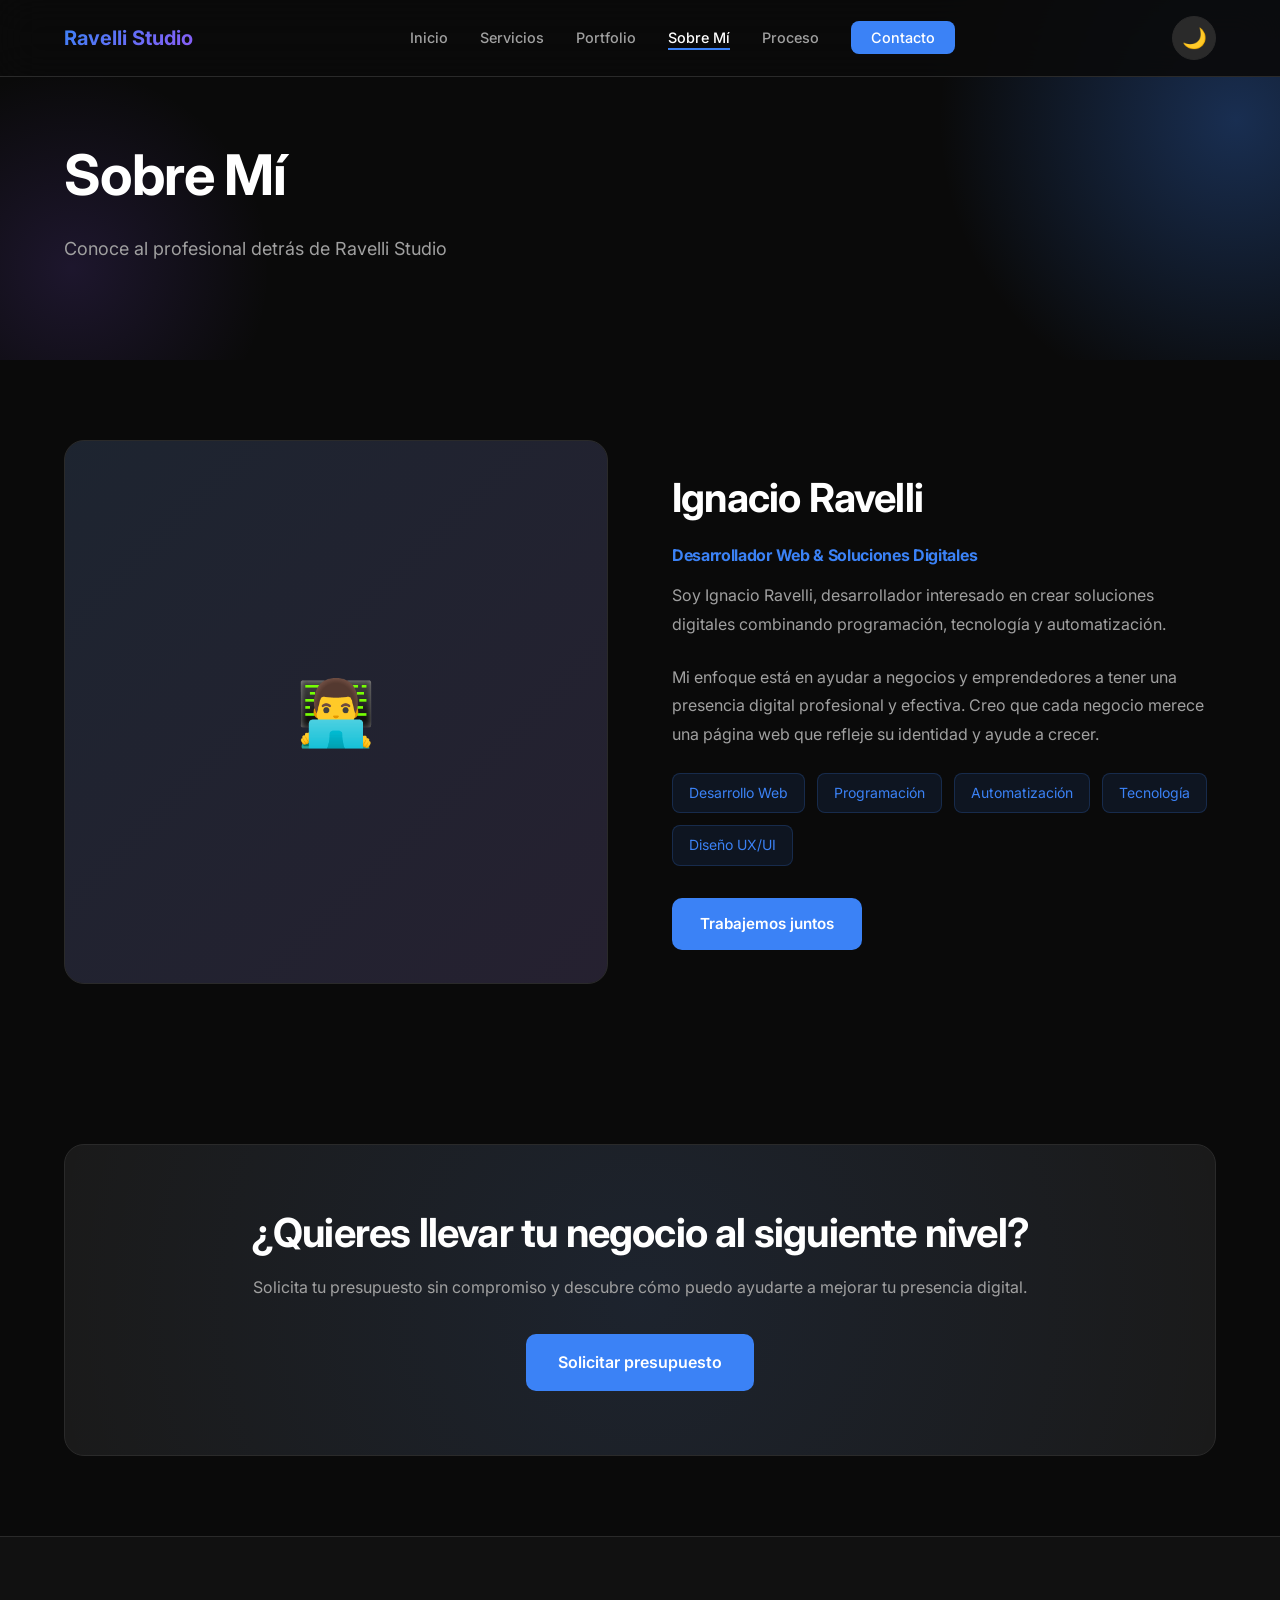
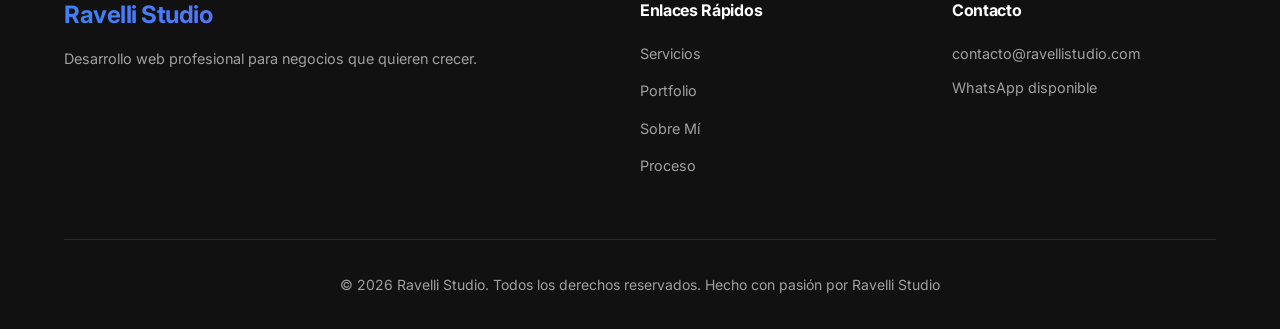
<file: pages/sobre-mi.html>
<!DOCTYPE html>
<html lang="es">
<head>
  <meta charset="UTF-8">
  <meta name="viewport" content="width=device-width, initial-scale=1.0">
  <meta name="description" content="Conoce a Ignacio Ravelli - Desarrollador web especializado en soluciones digitales para negocios.">
  <meta name="keywords" content="Ignacio Ravelli, desarrollador web, programador, automatización">
  <meta name="author" content="Ignacio Ravelli">
  
  <title>Sobre Mí - Ravelli Studio</title>
  
  <link rel="preconnect" href="https://fonts.googleapis.com">
  <link rel="preconnect" href="https://fonts.gstatic.com" crossorigin>
  <link href="https://fonts.googleapis.com/css2?family=Inter:wght@400;500;600;700&display=swap" rel="stylesheet">
  
  <link rel="stylesheet" href="../css/style.css">
</head>
<body>
  <!-- Navigation -->
  <nav class="navbar">
    <div class="container">
      <a href="../index.html" class="navbar-brand">Ravelli Studio</a>
      <button class="menu-toggle" aria-label="Menú">
        <span></span>
        <span></span>
        <span></span>
      </button>
      <ul class="navbar-nav">
        <li><a href="../index.html">Inicio</a></li>
        <li><a href="servicios.html">Servicios</a></li>
        <li><a href="portfolio.html">Portfolio</a></li>
        <li><a href="sobre-mi.html" class="active">Sobre Mí</a></li>
        <li><a href="proceso.html">Proceso</a></li>
        <li><a href="contacto.html" class="navbar-cta">Contacto</a></li>
      </ul>
      <button class="theme-toggle" aria-label="Cambiar tema">
        <span class="icon-moon">🌙</span>
        <span class="icon-sun">☀️</span>
      </button>
    </div>
  </nav>

  <!-- Page Header -->
  <section class="hero" style="min-height: 40vh;">
    <div class="container">
      <div class="hero-content">
        <h1>Sobre Mí</h1>
        <p>Conoce al profesional detrás de Ravelli Studio</p>
      </div>
    </div>
  </section>

  <!-- About Section -->
  <section class="section">
    <div class="container">
      <div class="about-content">
        <div class="about-image reveal">
          <span style="position: relative; z-index: 1;">👨‍💻</span>
        </div>
        <div class="about-text reveal">
          <h2>Ignacio Ravelli</h2>
          <h3>Desarrollador Web & Soluciones Digitales</h3>
          <p>Soy Ignacio Ravelli, desarrollador interesado en crear soluciones digitales combinando programación, tecnología y automatización.</p>
          <p>Mi enfoque está en ayudar a negocios y emprendedores a tener una presencia digital profesional y efectiva. Creo que cada negocio merece una página web que refleje su identidad y ayude a crecer.</p>
          <div class="skills-list">
            <span class="skill-tag">Desarrollo Web</span>
            <span class="skill-tag">Programación</span>
            <span class="skill-tag">Automatización</span>
            <span class="skill-tag">Tecnología</span>
            <span class="skill-tag">Diseño UX/UI</span>
          </div>
          <div style="margin-top: 2rem;">
            <a href="contacto.html" class="btn btn-primary">Trabajemos juntos</a>
          </div>
        </div>
      </div>
    </div>
  </section>

  <!-- CTA Final -->
  <section class="section">
    <div class="container">
      <div class="cta-final reveal">
        <h2>¿Quieres llevar tu negocio al siguiente nivel?</h2>
        <p>Solicita tu presupuesto sin compromiso y descubre cómo puedo ayudarte a mejorar tu presencia digital.</p>
        <a href="contacto.html" class="btn btn-primary btn-large">Solicitar presupuesto</a>
      </div>
    </div>
  </section>

  <!-- Footer -->
  <footer class="footer">
    <div class="container">
      <div class="footer-grid">
        <div class="footer-brand">
          <h3>Ravelli Studio</h3>
          <p>Desarrollo web profesional para negocios que quieren crecer.</p>
        </div>
        <div class="footer-links">
          <h4>Enlaces Rápidos</h4>
          <ul>
            <li><a href="servicios.html">Servicios</a></li>
            <li><a href="portfolio.html">Portfolio</a></li>
            <li><a href="sobre-mi.html">Sobre Mí</a></li>
            <li><a href="proceso.html">Proceso</a></li>
          </ul>
        </div>
        <div class="footer-contact">
          <h4>Contacto</h4>
          <p>contacto@ravellistudio.com</p>
          <p>WhatsApp disponible</p>
        </div>
      </div>
      <div class="footer-bottom">
        <p>&copy; 2026 Ravelli Studio. Todos los derechos reservados. Hecho con pasión por Ravelli Studio</p>
      </div>
    </div>
  </footer>

  <script src="../js/main.js"></script>
</body>
</html>
</file>
<file: css/style.css>
/* ============================================
   RAVELLI STUDIO - Custom Styles
   ============================================ */

:root {
  /* Dark Mode (Default) */
  --bg-primary: #0a0a0a;
  --bg-secondary: #111111;
  --bg-card: #1a1a1a;
  --bg-card-hover: #222222;
  --text-primary: #ffffff;
  --text-secondary: #a0a0a0;
  --accent: #3b82f6;
  --accent-hover: #2563eb;
  --accent-glow: rgba(59, 130, 246, 0.3);
  --border: #2a2a2a;
  --gradient: linear-gradient(135deg, #3b82f6, #8b5cf6);
  --shadow: 0 4px 20px rgba(0, 0, 0, 0.3);
  --shadow-lg: 0 10px 40px rgba(0, 0, 0, 0.4);
  --toggle-bg: #2a2a2a;
  --toggle-icon: #ffffff;
}

/* Light Mode */
[data-theme="light"] {
  --bg-primary: #ffffff;
  --bg-secondary: #f8f9fa;
  --bg-card: #ffffff;
  --bg-card-hover: #f1f3f5;
  --text-primary: #1a1a1a;
  --text-secondary: #495057;
  --accent: #2563eb;
  --accent-hover: #1d4ed8;
  --accent-glow: rgba(37, 99, 235, 0.2);
  --border: #dee2e6;
  --shadow: 0 4px 20px rgba(0, 0, 0, 0.08);
  --shadow-lg: 0 10px 40px rgba(0, 0, 0, 0.12);
  --toggle-bg: #e9ecef;
  --toggle-icon: #1a1a1a;
}

* {
  margin: 0;
  padding: 0;
  box-sizing: border-box;
}

html {
  scroll-behavior: smooth;
}

body {
  font-family: 'Inter', -apple-system, BlinkMacSystemFont, 'Segoe UI', Roboto, sans-serif;
  background-color: var(--bg-primary);
  color: var(--text-primary);
  line-height: 1.6;
  overflow-x: hidden;
}

/* Typography */
h1, h2, h3, h4, h5, h6 {
  font-weight: 700;
  line-height: 1.2;
  letter-spacing: -0.02em;
}

h1 { font-size: clamp(2rem, 5vw, 3.5rem); }
h2 { font-size: clamp(1.75rem, 4vw, 2.5rem); }
h3 { font-size: clamp(1.25rem, 3vw, 1.5rem); }

p {
  color: var(--text-secondary);
  line-height: 1.8;
}

a {
  text-decoration: none;
  color: inherit;
  transition: color 0.3s ease;
}

/* Container */
.container {
  width: 100%;
  max-width: 1200px;
  margin: 0 auto;
  padding: 0 1.5rem;
}

/* Section */
.section {
  padding: 5rem 0;
}

.section-header {
  text-align: center;
  margin-bottom: 4rem;
}

.section-header h2 {
  margin-bottom: 1rem;
}

.section-header p {
  max-width: 600px;
  margin: 0 auto;
}

/* Navigation */
.navbar {
  position: fixed;
  top: 0;
  left: 0;
  right: 0;
  z-index: 1000;
  background: rgba(10, 10, 10, 0.9);
  backdrop-filter: blur(20px);
  border-bottom: 1px solid var(--border);
  padding: 1rem 0;
  transition: all 0.3s ease;
}

.navbar.scrolled {
  padding: 0.75rem 0;
  background: rgba(10, 10, 10, 0.95);
}

.navbar .container {
  display: flex;
  justify-content: space-between;
  align-items: center;
}

.navbar-brand {
  font-size: 1.25rem;
  font-weight: 700;
  background: var(--gradient);
  -webkit-background-clip: text;
  -webkit-text-fill-color: transparent;
  background-clip: text;
}

.navbar-nav {
  display: flex;
  gap: 2rem;
  list-style: none;
}

.navbar-nav a {
  color: var(--text-secondary);
  font-size: 0.9rem;
  font-weight: 500;
  transition: color 0.3s ease;
  position: relative;
}

.navbar-nav a::after {
  content: '';
  position: absolute;
  bottom: -4px;
  left: 0;
  width: 0;
  height: 2px;
  background: var(--accent);
  transition: width 0.3s ease;
}

.navbar-nav a:hover,
.navbar-nav a.active {
  color: var(--text-primary);
}

.navbar-nav a:hover::after,
.navbar-nav a.active::after {
  width: 100%;
}

.navbar-cta {
  background: var(--accent);
  color: white !important;
  padding: 0.5rem 1.25rem;
  border-radius: 8px;
  font-weight: 600;
  transition: all 0.3s ease;
}

.navbar-cta:hover {
  background: var(--accent-hover);
  transform: translateY(-2px);
  box-shadow: 0 4px 15px var(--accent-glow);
}

.navbar-cta::after {
  display: none !important;
}

/* Mobile Menu */
.menu-toggle {
  display: none;
  flex-direction: column;
  gap: 5px;
  cursor: pointer;
  padding: 5px;
  background: none;
  border: none;
}

.menu-toggle span {
  width: 25px;
  height: 2px;
  background: var(--text-primary);
  transition: all 0.3s ease;
}

/* Theme Toggle */
.theme-toggle {
  background: var(--toggle-bg);
  border: 1px solid var(--border);
  border-radius: 50px;
  padding: 0.5rem;
  cursor: pointer;
  display: flex;
  align-items: center;
  justify-content: center;
  width: 44px;
  height: 44px;
  transition: all 0.3s ease;
}

.theme-toggle:hover {
  border-color: var(--accent);
  transform: scale(1.05);
}

.theme-toggle .icon-sun,
.theme-toggle .icon-moon {
  font-size: 1.25rem;
  transition: all 0.3s ease;
}

.theme-toggle .icon-sun {
  display: none;
}

[data-theme="light"] .theme-toggle .icon-sun {
  display: block;
}

[data-theme="light"] .theme-toggle .icon-moon {
  display: none;
}

/* Hero Section */
.hero {
  min-height: 100vh;
  display: flex;
  align-items: center;
  position: relative;
  overflow: hidden;
  padding-top: 80px;
}

.hero::before {
  content: '';
  position: absolute;
  top: -50%;
  right: -20%;
  width: 600px;
  height: 600px;
  background: radial-gradient(circle, var(--accent-glow) 0%, transparent 70%);
  border-radius: 50%;
  pointer-events: none;
}

.hero::after {
  content: '';
  position: absolute;
  bottom: -30%;
  left: -10%;
  width: 400px;
  height: 400px;
  background: radial-gradient(circle, rgba(139, 92, 246, 0.15) 0%, transparent 70%);
  border-radius: 50%;
  pointer-events: none;
}

.hero-content {
  position: relative;
  z-index: 1;
  max-width: 700px;
}

.hero h1 {
  margin-bottom: 1.5rem;
}

.hero h1 span {
  background: var(--gradient);
  -webkit-background-clip: text;
  -webkit-text-fill-color: transparent;
  background-clip: text;
}

.hero p {
  font-size: 1.125rem;
  margin-bottom: 2rem;
}

.hero-buttons {
  display: flex;
  gap: 1rem;
  flex-wrap: wrap;
}

/* Buttons */
.btn {
  display: inline-flex;
  align-items: center;
  justify-content: center;
  padding: 0.875rem 1.75rem;
  border-radius: 10px;
  font-weight: 600;
  font-size: 0.95rem;
  transition: all 0.3s ease;
  cursor: pointer;
  border: none;
  gap: 0.5rem;
}

.btn-primary {
  background: var(--accent);
  color: white;
}

.btn-primary:hover {
  background: var(--accent-hover);
  transform: translateY(-2px);
  box-shadow: 0 8px 25px var(--accent-glow);
}

.btn-secondary {
  background: transparent;
  color: var(--text-primary);
  border: 1px solid var(--border);
}

.btn-secondary:hover {
  border-color: var(--accent);
  color: var(--accent);
  transform: translateY(-2px);
}

.btn-large {
  padding: 1rem 2rem;
  font-size: 1rem;
}

/* Cards */
.card {
  background: var(--bg-card);
  border-radius: 16px;
  padding: 2rem;
  border: 1px solid var(--border);
  transition: all 0.4s ease;
  position: relative;
  overflow: hidden;
}

.card::before {
  content: '';
  position: absolute;
  top: 0;
  left: 0;
  right: 0;
  height: 3px;
  background: var(--gradient);
  transform: scaleX(0);
  transition: transform 0.4s ease;
}

.card:hover {
  transform: translateY(-8px);
  border-color: var(--accent);
  box-shadow: var(--shadow-lg);
}

.card:hover::before {
  transform: scaleX(1);
}

.card-icon {
  width: 60px;
  height: 60px;
  background: rgba(59, 130, 246, 0.1);
  border-radius: 12px;
  display: flex;
  align-items: center;
  justify-content: center;
  margin-bottom: 1.5rem;
  font-size: 1.5rem;
}

.card h3 {
  margin-bottom: 0.75rem;
}

.card p {
  margin-bottom: 1.5rem;
}

/* Service Features */
.service-features {
  list-style: none;
  margin: 1.5rem 0;
}

.service-features li {
  color: var(--text-secondary);
  padding: 0.5rem 0;
  display: flex;
  align-items: center;
  gap: 0.75rem;
}

.service-features li::before {
  content: '✓';
  color: var(--accent);
  font-weight: bold;
}

/* Service Target */
.service-target {
  background: rgba(59, 130, 246, 0.1);
  padding: 0.75rem 1rem;
  border-radius: 8px;
  margin: 1rem 0;
  font-size: 0.875rem;
  color: var(--accent);
  border-left: 3px solid var(--accent);
}

/* Not Include */
.not-include {
  margin-top: 1rem;
  padding-top: 1rem;
  border-top: 1px solid var(--border);
}

.not-include h4 {
  font-size: 0.875rem;
  color: var(--text-secondary);
  margin-bottom: 0.5rem;
}

.not-include ul {
  list-style: none;
}

.not-include li {
  color: var(--text-secondary);
  font-size: 0.875rem;
  padding: 0.25rem 0;
}

.not-include li::before {
  content: '✕';
  color: #64748b;
  margin-right: 0.5rem;
}

/* Portfolio Grid */
.portfolio-grid {
  display: grid;
  grid-template-columns: repeat(auto-fit, minmax(300px, 1fr));
  gap: 2rem;
}

.portfolio-card {
  background: var(--bg-card);
  border-radius: 16px;
  overflow: hidden;
  border: 1px solid var(--border);
  transition: all 0.4s ease;
}

.portfolio-card:hover {
  transform: translateY(-8px);
  box-shadow: var(--shadow-lg);
  border-color: var(--accent);
}

.portfolio-image {
  width: 100%;
  height: 200px;
  background: var(--gradient);
  display: flex;
  align-items: center;
  justify-content: center;
  font-size: 2rem;
  color: white;
  position: relative;
}

.portfolio-image .demo-badge {
  position: absolute;
  top: 1rem;
  left: 1rem;
  background: rgba(0, 0, 0, 0.7);
  padding: 0.25rem 0.75rem;
  border-radius: 20px;
  font-size: 0.75rem;
}

.portfolio-content {
  padding: 1.5rem;
}

.portfolio-type {
  color: var(--accent);
  font-size: 0.875rem;
  font-weight: 500;
  margin-bottom: 0.5rem;
}

.portfolio-content h3 {
  margin-bottom: 0.75rem;
}

.portfolio-content p {
  margin-bottom: 1rem;
  font-size: 0.9rem;
}

.portfolio-tags {
  display: flex;
  flex-wrap: wrap;
  gap: 0.5rem;
  margin-bottom: 1.5rem;
}

.portfolio-tag {
  background: rgba(59, 130, 246, 0.1);
  color: var(--accent);
  padding: 0.25rem 0.75rem;
  border-radius: 20px;
  font-size: 0.75rem;
}

/* Process Steps */
.process-steps {
  display: grid;
  gap: 2rem;
  position: relative;
}

.process-steps::before {
  content: '';
  position: absolute;
  left: 30px;
  top: 0;
  bottom: 0;
  width: 2px;
  background: var(--border);
}

.process-step {
  display: flex;
  gap: 2rem;
  align-items: flex-start;
  position: relative;
}

.step-number {
  width: 60px;
  height: 60px;
  min-width: 60px;
  background: var(--gradient);
  border-radius: 50%;
  display: flex;
  align-items: center;
  justify-content: center;
  font-weight: 700;
  font-size: 1.25rem;
  position: relative;
  z-index: 1;
}

.step-content {
  background: var(--bg-card);
  padding: 1.5rem;
  border-radius: 12px;
  border: 1px solid var(--border);
  flex: 1;
}

.step-content h3 {
  margin-bottom: 0.5rem;
}

/* About Section */
.about-content {
  display: grid;
  grid-template-columns: 1fr 1fr;
  gap: 4rem;
  align-items: center;
}

.about-image {
  aspect-ratio: 1;
  background: var(--bg-card);
  border-radius: 20px;
  border: 1px solid var(--border);
  display: flex;
  align-items: center;
  justify-content: center;
  font-size: 4rem;
  position: relative;
  overflow: hidden;
}

.about-image::before {
  content: '';
  position: absolute;
  inset: 0;
  background: var(--gradient);
  opacity: 0.1;
}

.about-text h2 {
  margin-bottom: 1.5rem;
}

.about-text h3 {
  color: var(--accent);
  margin-bottom: 1rem;
  font-size: 1rem;
}

.about-text p {
  margin-bottom: 1.5rem;
}

.skills-list {
  display: flex;
  flex-wrap: wrap;
  gap: 0.75rem;
  margin-top: 1.5rem;
}

.skill-tag {
  background: rgba(59, 130, 246, 0.1);
  color: var(--accent);
  padding: 0.5rem 1rem;
  border-radius: 8px;
  font-size: 0.875rem;
  border: 1px solid rgba(59, 130, 246, 0.2);
}

/* Contact Section */
.contact-grid {
  display: grid;
  grid-template-columns: repeat(auto-fit, minmax(300px, 1fr));
  gap: 2rem;
}

.contact-card {
  background: var(--bg-card);
  padding: 2.5rem;
  border-radius: 16px;
  border: 1px solid var(--border);
  text-align: center;
  transition: all 0.3s ease;
}

.contact-card:hover {
  border-color: var(--accent);
  transform: translateY(-5px);
}

.contact-icon {
  width: 80px;
  height: 80px;
  background: rgba(59, 130, 246, 0.1);
  border-radius: 50%;
  display: flex;
  align-items: center;
  justify-content: center;
  margin: 0 auto 1.5rem;
  font-size: 2rem;
}

.contact-card h3 {
  margin-bottom: 0.75rem;
}

.contact-card p {
  margin-bottom: 1.5rem;
}

/* CTA Final */
.cta-final {
  background: var(--bg-card);
  border-radius: 20px;
  padding: 4rem;
  text-align: center;
  border: 1px solid var(--border);
  position: relative;
  overflow: hidden;
}

.cta-final::before {
  content: '';
  position: absolute;
  top: -50%;
  left: -50%;
  width: 200%;
  height: 200%;
  background: radial-gradient(circle, var(--accent-glow) 0%, transparent 50%);
  opacity: 0.3;
  pointer-events: none;
}

.cta-final h2 {
  margin-bottom: 1rem;
  position: relative;
}

.cta-final p {
  margin-bottom: 2rem;
  position: relative;
}

.cta-final .btn {
  position: relative;
}

/* Footer */
.footer {
  background: var(--bg-secondary);
  padding: 4rem 0 2rem;
  border-top: 1px solid var(--border);
}

.footer-grid {
  display: grid;
  grid-template-columns: 2fr 1fr 1fr;
  gap: 3rem;
  margin-bottom: 3rem;
}

.footer-brand h3 {
  background: var(--gradient);
  -webkit-background-clip: text;
  -webkit-text-fill-color: transparent;
  background-clip: text;
  margin-bottom: 1rem;
}

.footer-brand p {
  font-size: 0.9rem;
}

.footer-links h4,
.footer-contact h4 {
  color: var(--text-primary);
  margin-bottom: 1.25rem;
  font-size: 1rem;
}

.footer-links ul {
  list-style: none;
}

.footer-links li {
  margin-bottom: 0.75rem;
}

.footer-links a {
  color: var(--text-secondary);
  font-size: 0.9rem;
  transition: color 0.3s ease;
}

.footer-links a:hover {
  color: var(--accent);
}

.footer-contact p {
  font-size: 0.9rem;
  margin-bottom: 0.5rem;
}

.footer-bottom {
  padding-top: 2rem;
  border-top: 1px solid var(--border);
  text-align: center;
}

.footer-bottom p {
  font-size: 0.875rem;
}

/* Scroll Reveal Animation */
.reveal {
  opacity: 0;
  transform: translateY(30px);
  transition: all 0.6s ease;
}

.reveal.active {
  opacity: 1;
  transform: translateY(0);
}

/* Utilities */
.text-center { text-align: center; }
.text-accent { color: var(--accent); }
.mb-1 { margin-bottom: 0.5rem; }
.mb-2 { margin-bottom: 1rem; }
.mb-3 { margin-bottom: 1.5rem; }
.mb-4 { margin-bottom: 2rem; }

/* Responsive */
@media (max-width: 992px) {
  .about-content {
    grid-template-columns: 1fr;
    gap: 2rem;
  }

  .footer-grid {
    grid-template-columns: 1fr 1fr;
  }
}

@media (max-width: 768px) {
  .menu-toggle {
    display: flex;
  }

  .navbar-nav {
    position: fixed;
    top: 70px;
    left: 0;
    right: 0;
    background: var(--bg-primary);
    flex-direction: column;
    padding: 2rem;
    gap: 1.5rem;
    border-bottom: 1px solid var(--border);
    transform: translateY(-100%);
    opacity: 0;
    visibility: hidden;
    transition: all 0.3s ease;
  }

  .navbar-nav.active {
    transform: translateY(0);
    opacity: 1;
    visibility: visible;
  }

  .hero-buttons {
    flex-direction: column;
  }

  .hero-buttons .btn {
    width: 100%;
  }

  .process-steps::before {
    left: 20px;
  }

  .step-number {
    width: 40px;
    height: 40px;
    min-width: 40px;
    font-size: 1rem;
  }

  .process-step {
    gap: 1rem;
  }

  .footer-grid {
    grid-template-columns: 1fr;
    text-align: center;
  }

  .cta-final {
    padding: 3rem 1.5rem;
  }
}

@media (max-width: 480px) {
  .section {
    padding: 3rem 0;
  }

  .card {
    padding: 1.5rem;
  }

  .portfolio-grid {
    grid-template-columns: 1fr;
  }
}

/* Results Stats */
.results-stats {
  display: grid;
  grid-template-columns: repeat(4, 1fr);
  gap: 2rem;
  padding: 3rem 0;
  border-bottom: 1px solid var(--border);
}

.stat-item {
  text-align: center;
}

.stat-number {
  display: block;
  font-size: 2.5rem;
  font-weight: 700;
  background: var(--gradient);
  -webkit-background-clip: text;
  -webkit-text-fill-color: transparent;
  background-clip: text;
  margin-bottom: 0.5rem;
}

.stat-label {
  color: var(--text-secondary);
  font-size: 0.9rem;
}

/* Portfolio Filters */
.portfolio-filters {
  display: flex;
  justify-content: center;
  gap: 1rem;
  flex-wrap: wrap;
  margin-bottom: 3rem;
}

.filter-btn {
  background: var(--bg-card);
  border: 1px solid var(--border);
  color: var(--text-secondary);
  padding: 0.625rem 1.25rem;
  border-radius: 50px;
  font-size: 0.875rem;
  font-weight: 500;
  cursor: pointer;
  transition: all 0.3s ease;
}

.filter-btn:hover {
  border-color: var(--accent);
  color: var(--accent);
}

.filter-btn.active {
  background: var(--accent);
  border-color: var(--accent);
  color: white;
}

/* Portfolio Mockup */
.portfolio-mockup {
  width: 80%;
  max-width: 200px;
  background: rgba(255, 255, 255, 0.1);
  border-radius: 8px;
  padding: 8px;
  position: relative;
  z-index: 1;
}

.mockup-header {
  height: 8px;
  background: rgba(255, 255, 255, 0.2);
  border-radius: 4px;
  margin-bottom: 8px;
}

.mockup-content {
  padding: 4px;
}

.mockup-line {
  height: 4px;
  background: rgba(255, 255, 255, 0.15);
  border-radius: 2px;
  margin-bottom: 6px;
}

.mockup-line.short {
  width: 60%;
}

.mockup-grid {
  display: grid;
  grid-template-columns: 1fr 1fr;
  gap: 6px;
  margin-top: 8px;
}

.mockup-box {
  height: 20px;
  background: rgba(255, 255, 255, 0.1);
  border-radius: 4px;
}

/* Portfolio Metrics */
.portfolio-metrics {
  display: flex;
  gap: 1.5rem;
  margin: 1rem 0;
  padding: 1rem;
  background: var(--bg-secondary);
  border-radius: 8px;
}

.metric {
  text-align: center;
  flex: 1;
}

.metric-value {
  display: block;
  font-size: 1.25rem;
  font-weight: 700;
  color: var(--accent);
}

.metric-label {
  font-size: 0.75rem;
  color: var(--text-secondary);
  text-transform: uppercase;
  letter-spacing: 0.05em;
}

/* Portfolio Actions */
.portfolio-actions {
  margin-top: 1.5rem;
}

/* Testimonial */
.testimonial-card {
  background: var(--bg-card);
  border-radius: 16px;
  padding: 3rem;
  border: 1px solid var(--border);
  max-width: 800px;
  margin: 0 auto;
}

.testimonial-content {
  text-align: center;
}

.testimonial-stars {
  color: #fbbf24;
  font-size: 1.5rem;
  margin-bottom: 1.5rem;
  letter-spacing: 0.1em;
}

.testimonial-text {
  font-size: 1.125rem;
  line-height: 1.8;
  margin-bottom: 2rem;
  font-style: italic;
}

.testimonial-author {
  display: flex;
  align-items: center;
  justify-content: center;
  gap: 1rem;
}

.testimonial-avatar {
  width: 50px;
  height: 50px;
  background: var(--gradient);
  border-radius: 50%;
  display: flex;
  align-items: center;
  justify-content: center;
  font-weight: 700;
  color: white;
}

.testimonial-info {
  text-align: left;
}

.testimonial-info strong {
  display: block;
  color: var(--text-primary);
}

.testimonial-info span {
  font-size: 0.875rem;
  color: var(--text-secondary);
}

/* Responsive Stats */
@media (max-width: 768px) {
  .results-stats {
    grid-template-columns: repeat(2, 1fr);
    gap: 1.5rem;
  }

  .stat-number {
    font-size: 2rem;
  }

  .portfolio-filters {
    gap: 0.5rem;
  }

  .filter-btn {
    padding: 0.5rem 1rem;
    font-size: 0.8rem;
  }

  .portfolio-metrics {
    flex-wrap: wrap;
    gap: 1rem;
  }

  .metric {
    min-width: calc(50% - 0.5rem);
  }

  .testimonial-card {
    padding: 2rem 1.5rem;
  }
}

@media (max-width: 480px) {
  .results-stats {
    grid-template-columns: repeat(2, 1fr);
  }
}
</file>
